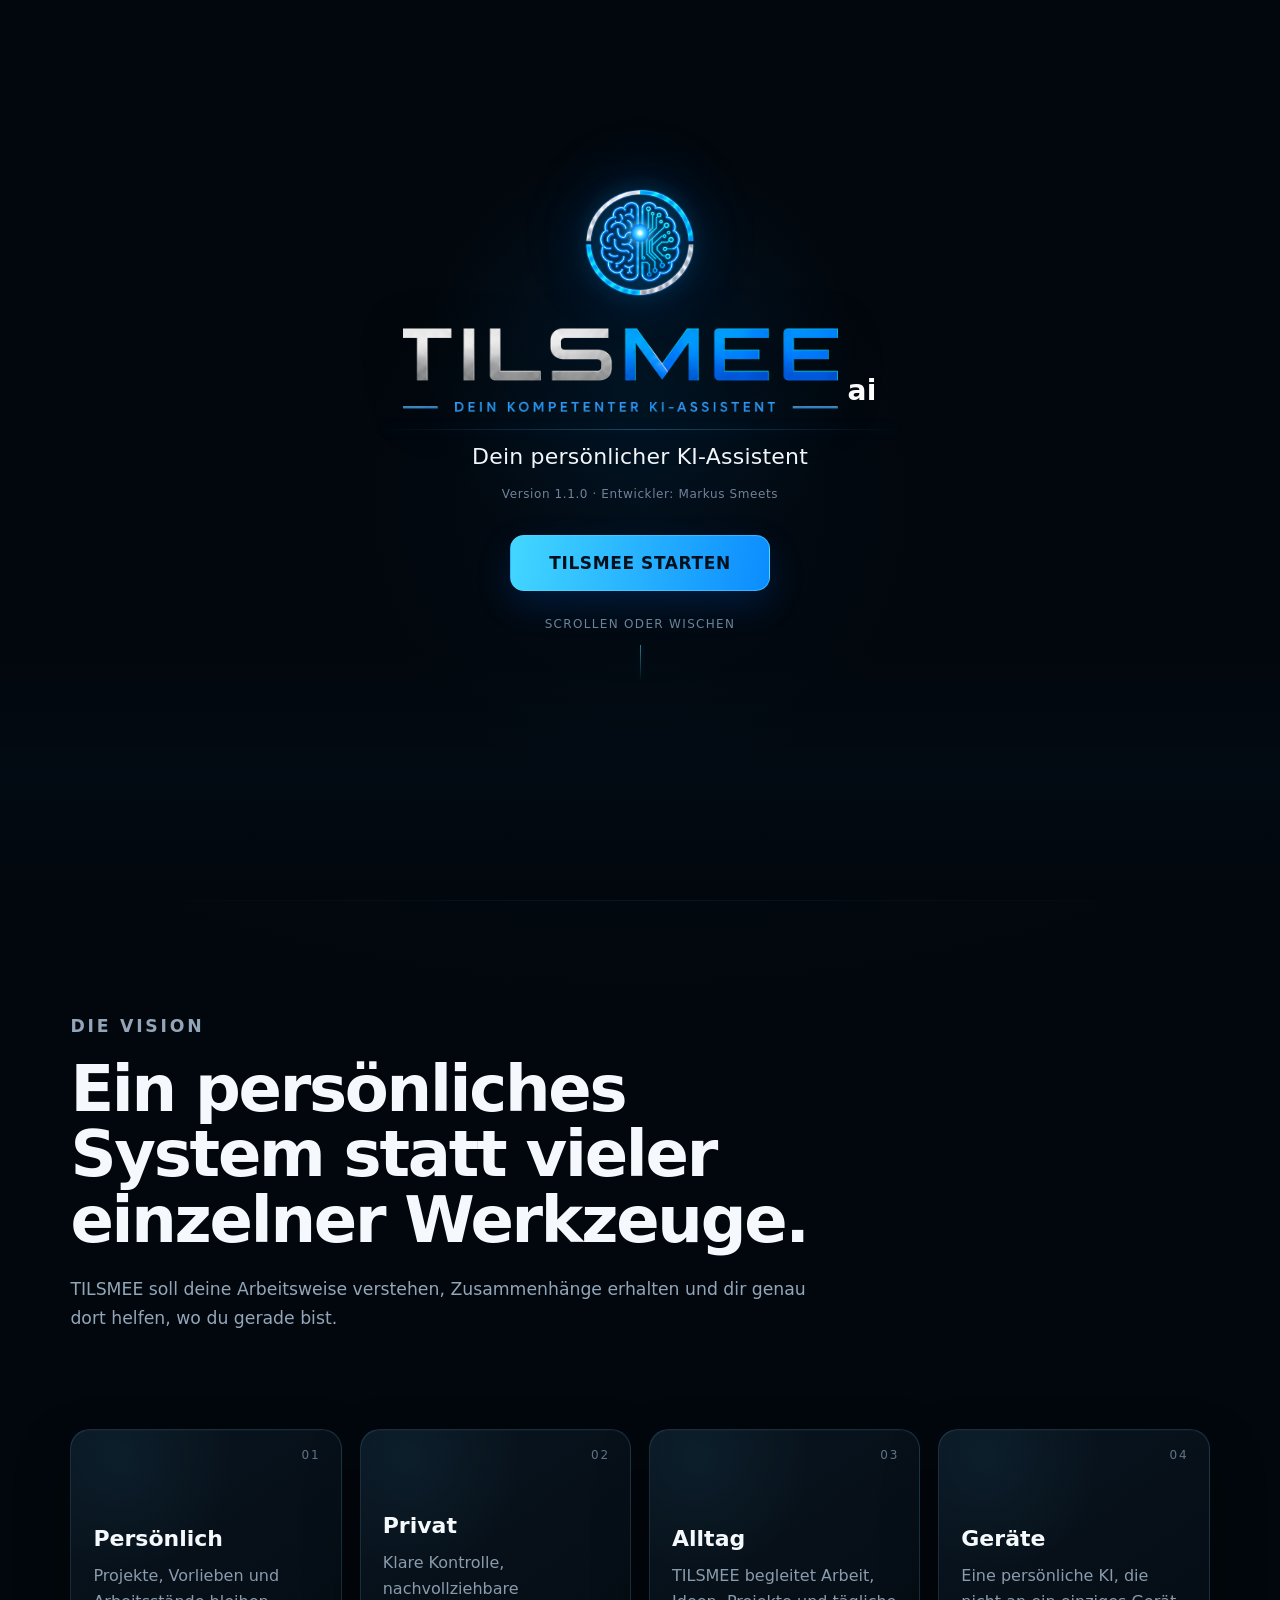
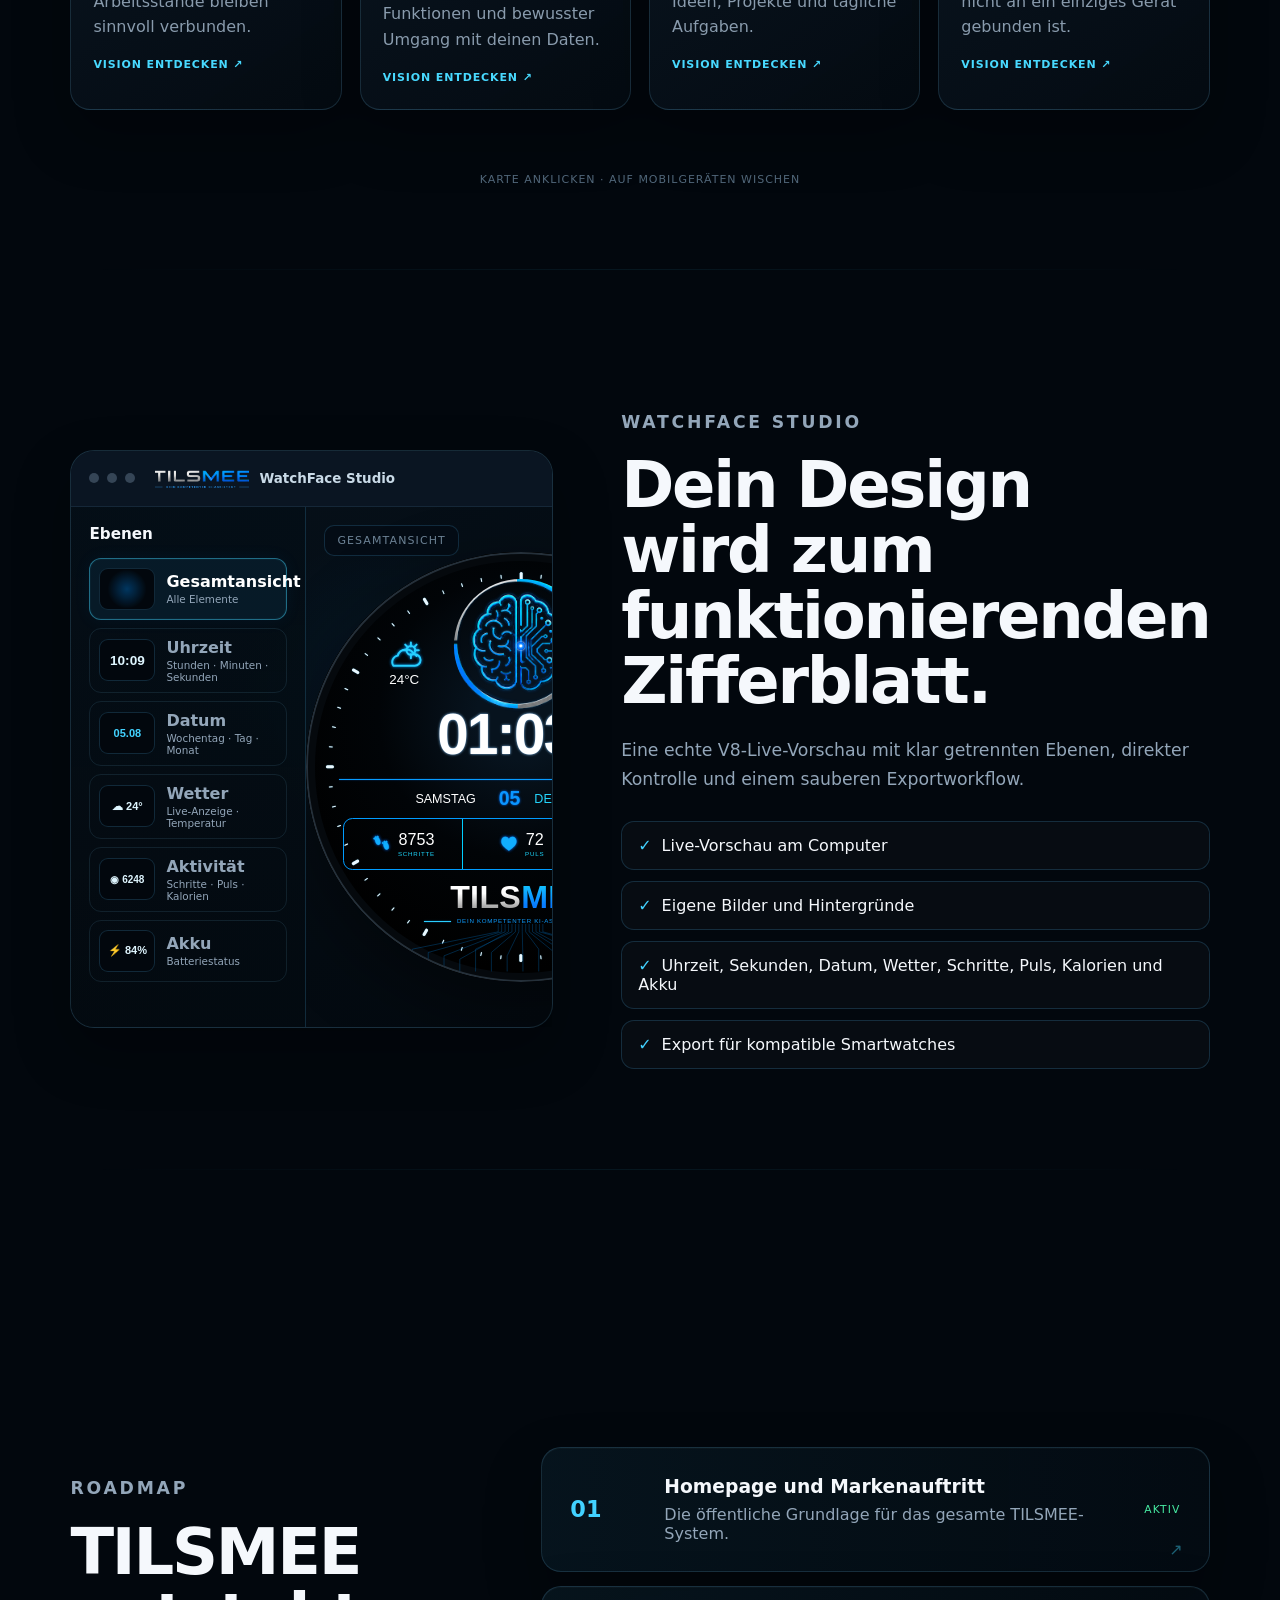
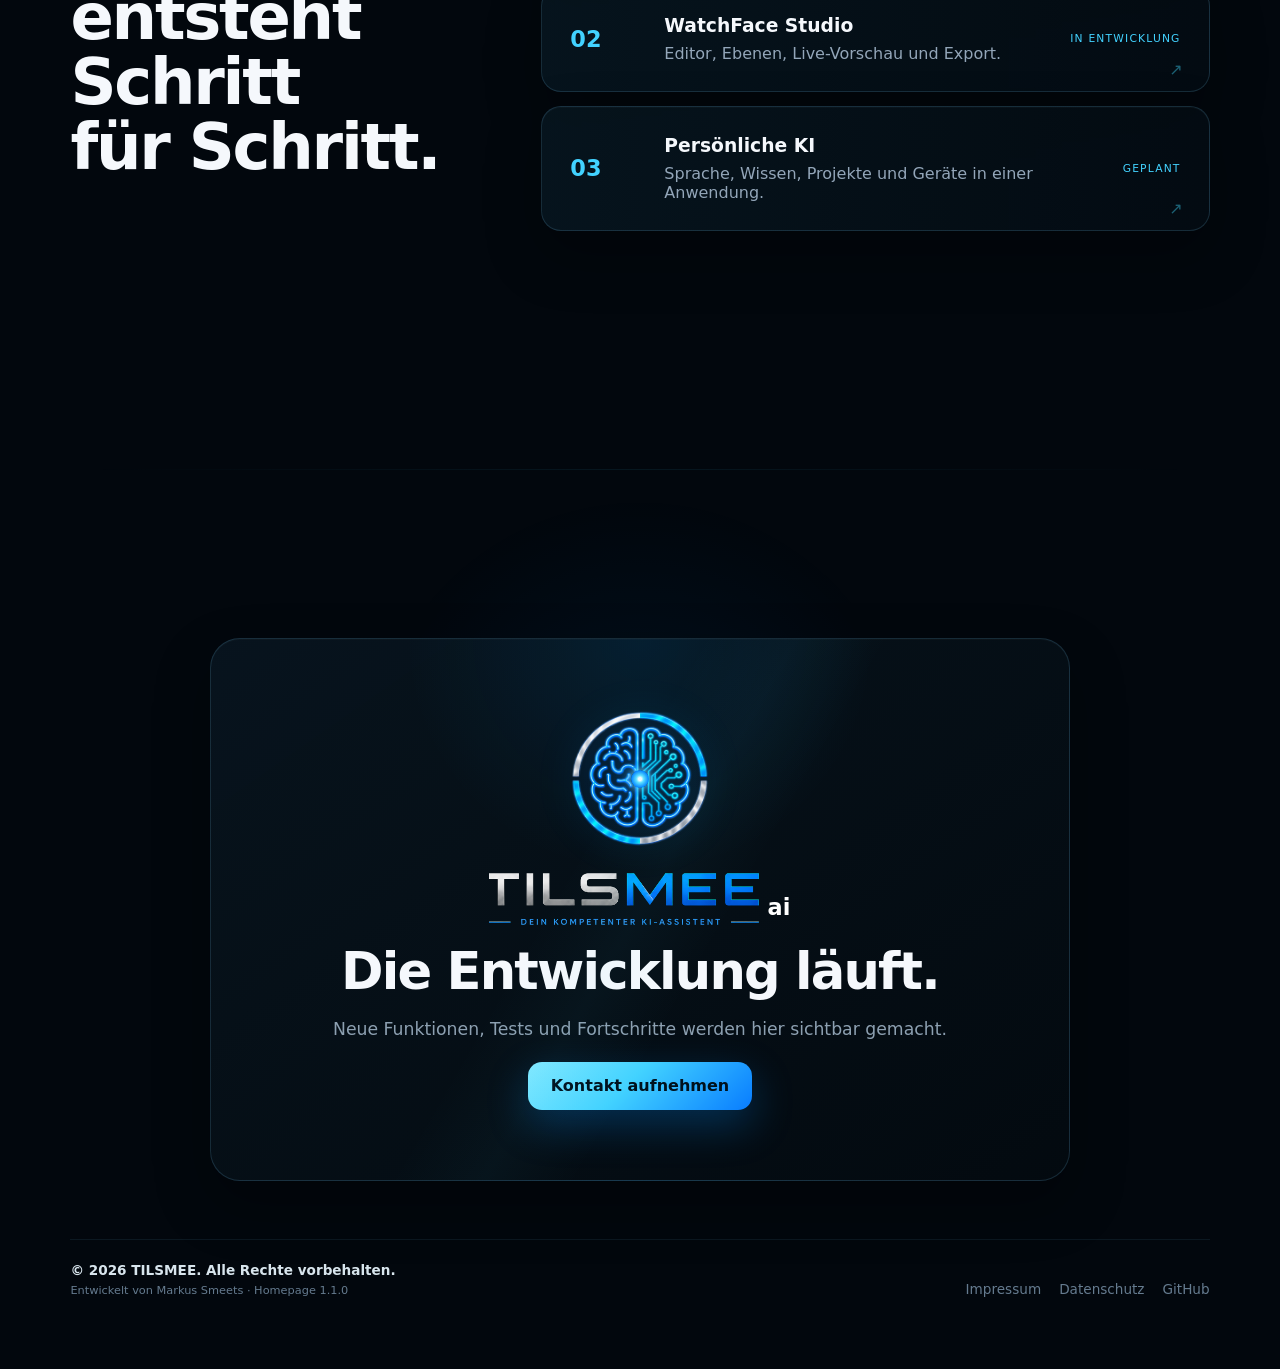
<file: index.html>
<!doctype html>
<html lang="de">
<head>
  <meta charset="utf-8">
  <meta name="viewport" content="width=device-width, initial-scale=1">
  <meta name="theme-color" content="#03070c">
  <meta name="description" content="TILSMEE ai – dein persönlicher KI-Assistent auf jedem Gerät.">
  <title>TILSMEE ai | Dein persönlicher KI-Assistent</title>
  <link rel="icon" type="image/png" sizes="32x32" href="brain-master.png">
  <link rel="shortcut icon" href="brain-master.png">
  <link rel="icon" href="brain-master.png">
  <link rel="stylesheet" href="style.css">
</head>
<body>
  <div class="loader" id="loader">
    <div class="loader-mark">
      <img src="brain-master.png" alt="TILSMEE Gehirn">
      <span class="core-dot"></span>
    </div>

    <div class="loader-name">
      <img src="tilsmee-wordmark.png" alt="TILSMEE">
      <span class="ai">ai</span>
    </div>

    <p class="loader-subtitle">Dein persönlicher KI-Assistent</p>
    <p class="loader-version">Version 1.1.0 · Entwickler: Markus Smeets</p>

    <button class="loader-button" id="startButton" type="button">
      TILSMEE STARTEN
    </button>

    <p class="loader-hint">Scrollen oder wischen</p>
  </div>

  <header class="header">
    <a class="brand" href="#start" aria-label="TILSMEE Startseite">
      <span class="brand-symbol">
        <img src="brain-master.png" alt="">
        <span class="core-dot core-dot-small"></span>
      </span>
      <span class="brand-lockup">
        <img src="tilsmee-wordmark.png" alt="TILSMEE">
        <span class="ai">ai</span>
      </span>
    </a>

    <nav aria-label="Hauptnavigation">
      <a href="#start">Start</a>
      <a href="#vision">TILSMEE</a>
      <a href="#studio">WatchFace Studio</a>
      <a href="#roadmap">Roadmap</a>
    </nav>

    <a class="header-contact" href="#kontakt">Kontakt</a>
  </header>

  <main>
    <section class="panel hero" id="start">
      <div class="grid-glow grid-glow-left"></div>
      <div class="grid-glow grid-glow-right"></div>

      <div class="hero-copy reveal">
        <p class="eyebrow">PERSÖNLICHE KI · SOFTWARE · SMARTWATCH</p>

        <div class="hero-lockup">
          <img src="tilsmee-wordmark.png" alt="TILSMEE">
          <span class="ai">ai</span>
        </div>

        <h1>Dein persönlicher KI-Assistent.<br>Auf jedem Gerät.</h1>

        <p class="lead">
          TILSMEE verbindet Projekte, Wissen und Geräte zu einem persönlichen System,
          das dich im Alltag zuverlässig begleitet.
        </p>

        <div class="actions">
          <a class="button button-primary" href="#studio">WatchFace Studio ansehen</a>
          <button class="button button-secondary" id="weatherButton" type="button">Wetter aktualisieren</button>
        </div>

        <p class="status-line" id="weatherStatus">Wetter wird geladen …</p>
      </div>

      <!-- MASTER 1.1.0 FINAL-CLEAN: V8 Watchface modular eingebunden -->
      <div class="watch-area reveal">
        <div class="smartwatch-hardware" aria-label="TILSMEE Smartwatch">
          <span class="watch-lug watch-lug-top-left" aria-hidden="true"></span>
          <span class="watch-lug watch-lug-top-right" aria-hidden="true"></span>
          <span class="watch-lug watch-lug-bottom-left" aria-hidden="true"></span>
          <span class="watch-lug watch-lug-bottom-right" aria-hidden="true"></span>

          <span class="watch-side-button" aria-hidden="true">
            <span class="watch-side-button-detail"></span>
          </span>

          <div class="watch-case">
            <span class="watch-case-highlight" aria-hidden="true"></span>
            <div class="watchframe-module">
          <iframe
            id="tilsmeeWatchframe"
            class="watchframe-iframe"
            src="watchface/index.html"
            title="TILSMEE V8 Watchface"
            loading="eager"
            scrolling="no">
          </iframe>
        </div>
          </div>
        </div>

        <div class="watch-assistant" id="watchAssistant" aria-live="polite">
          <span class="watch-assistant-dot"></span>
          <span>Wie kann ich dir helfen?</span>
        </div>
        <p class="watch-hint">Klicke auf das Gehirn</p>
      </div>

      <a class="scroll-next" href="#vision">WEITER<span></span></a>
    </section>

    <section class="panel vision vision-v110" id="vision">
      <div class="section-head reveal">
        <p class="eyebrow">DIE VISION</p>
        <h2>Ein persönliches System statt vieler einzelner Werkzeuge.</h2>
        <p>TILSMEE soll deine Arbeitsweise verstehen, Zusammenhänge erhalten und dir genau dort helfen, wo du gerade bist.</p>
      </div>

      <div class="vision-deck" id="visionDeck">
        <button class="vision-card-v110 reveal" data-vision="0" type="button"><span>01</span><h3>Persönlich</h3><p>Projekte, Vorlieben und Arbeitsstände bleiben sinnvoll verbunden.</p><b>VISION ENTDECKEN ↗</b></button>
        <button class="vision-card-v110 reveal" data-vision="1" type="button"><span>02</span><h3>Privat</h3><p>Klare Kontrolle, nachvollziehbare Funktionen und bewusster Umgang mit deinen Daten.</p><b>VISION ENTDECKEN ↗</b></button>
        <button class="vision-card-v110 reveal" data-vision="2" type="button"><span>03</span><h3>Alltag</h3><p>TILSMEE begleitet Arbeit, Ideen, Projekte und tägliche Aufgaben.</p><b>VISION ENTDECKEN ↗</b></button>
        <button class="vision-card-v110 reveal" data-vision="3" type="button"><span>04</span><h3>Geräte</h3><p>Eine persönliche KI, die nicht an ein einziges Gerät gebunden ist.</p><b>VISION ENTDECKEN ↗</b></button>
      </div>

      <div class="vision-focus" id="visionFocus" aria-hidden="true">
        <button class="vision-x" id="visionX" type="button" aria-label="Schließen">×</button>
        <button class="vision-arrow" id="visionPrev" type="button" aria-label="Zurück">‹</button>
        <div class="vision-focus-content">
          <small id="visionCount">01 / 04</small><em id="visionKicker">PERSÖNLICH</em>
          <h3 id="visionTitle"></h3><p id="visionText"></p><div class="vision-demo-v110" id="visionDemo"></div>
        </div>
        <button class="vision-arrow" id="visionNext" type="button" aria-label="Weiter">›</button>
        <div class="device-concept-panel" id="deviceConceptPanel" aria-hidden="true">
          <button class="device-concept-close" id="deviceConceptClose" type="button" aria-label="Smartphone-Demo schließen">×</button>

          <div class="device-concept-copy">
            <span class="device-concept-label">ZUKUNFTSVISION · KONZEPT</span>
            <h4>TILSMEE auf deinem Smartphone.</h4>
            <p>Dein persönlicher Begleiter für unterwegs. Projekte, Wissen und Geräte bleiben mit dir verbunden.</p>
          </div>

          <div class="phone-concept" aria-label="TILSMEE Smartphone Zukunftskonzept">
            <div class="phone-shell">
              <div class="phone-speaker"></div>
              <div class="phone-camera"></div>

              <div class="phone-screen">
                <div class="phone-status">
                  <span>09:41</span>
                  <span class="phone-status-right">● 5G ▰</span>
                </div>

                <div class="phone-tilsmee-head">
                  <img src="brain-master.png" alt="TILSMEE">
                  <div>
                    <strong>TILSMEE</strong>
                    <small>Persönlicher KI-Assistent</small>
                  </div>
                  <span class="phone-ready-dot" aria-hidden="true"></span>
                </div>

                <div class="phone-greeting">
                  <span>Guten Abend.</span>
                  <h5>Wie kann ich dir helfen?</h5>
                </div>

                <div class="phone-action-grid">
                  <div class="phone-action">
                    <span class="phone-action-icon">▦</span>
                    <strong>Projekte</strong>
                    <small>Weiterarbeiten</small>
                  </div>
                  <div class="phone-action">
                    <span class="phone-action-icon">◎</span>
                    <strong>Wissen</strong>
                    <small>Alles verbunden</small>
                  </div>
                  <div class="phone-action">
                    <span class="phone-action-icon">⌁</span>
                    <strong>Geräte</strong>
                    <small>Überall dabei</small>
                  </div>
                </div>

                <div class="phone-context-card">
                  <span class="phone-context-kicker">WEITERMACHEN</span>
                  <strong>TILSMEE Homepage 1.1.0</strong>
                  <small>Letzter Stand wurde gespeichert.</small>
                </div>

                <div class="phone-input">
                  <span>Nachricht an TILSMEE …</span>
                  <span class="phone-mic">◉</span>
                </div>
              </div>
            </div>
          </div>
        </div>

        <div class="watch-concept-panel" id="watchConceptPanel" aria-hidden="true">
          <button class="watch-concept-close" id="watchConceptClose" type="button" aria-label="Smartwatch-Demo schließen">×</button>
          <div class="watch-concept-copy">
            <span class="device-concept-label">ZUKUNFTSVISION · KONZEPT</span>
            <h4>TILSMEE an deinem Handgelenk.</h4>
            <p>Dein persönlicher Begleiter direkt an deiner Smartwatch. Zeit, Informationen und der direkte Zugang zu TILSMEE bleiben immer griffbereit.</p>
          </div>
          <div class="watch-concept-visual" id="watchConceptVisual" role="button" tabindex="0" aria-label="Smartwatch vergrößern">
            <div class="smartwatch-hardware concept-watch" aria-label="TILSMEE Smartwatch Zukunftskonzept">
              <span class="watch-lug watch-lug-top-left" aria-hidden="true"></span><span class="watch-lug watch-lug-top-right" aria-hidden="true"></span>
              <span class="watch-lug watch-lug-bottom-left" aria-hidden="true"></span><span class="watch-lug watch-lug-bottom-right" aria-hidden="true"></span>
              <span class="watch-side-button" aria-hidden="true"><span class="watch-side-button-detail"></span></span>
              <div class="watch-case"><span class="watch-case-highlight" aria-hidden="true"></span>
                <div class="watchframe-module"><iframe class="watchframe-iframe" src="watchface/index.html" title="TILSMEE Smartwatch Zukunftsvision" loading="eager" scrolling="no"></iframe></div>
              </div>
            </div>
          </div>
        </div>

        <div class="pc-concept-panel" id="pcConceptPanel" aria-hidden="true">
          <button class="pc-concept-close" id="pcConceptClose" type="button" aria-label="PC-Demo schließen">×</button>
          <div class="pc-concept-copy">
            <span class="device-concept-label">ZUKUNFTSVISION · KONZEPT</span>
            <h4>Dein persönlicher Arbeitsraum.</h4>
            <p>TILSMEE auf dem PC verbindet Projekte, Wissen, Aufgaben und deine Geräte in einer gemeinsamen persönlichen Arbeitsoberfläche.</p>
          </div>
          <div class="pc-concept-visual" id="pcConceptVisual" role="button" tabindex="0" aria-label="PC-Demo vergrößern">
            <div class="pc-device">
              <div class="pc-monitor">
                <div class="pc-screen">
                  <div class="pc-topbar">
                    <div class="pc-brand"><img src="brain-master.png" alt=""><span>TILSMEE</span></div>
                    <span class="pc-ready"><i></i> BEREIT</span>
                  </div>
                  <div class="pc-layout">
                    <aside class="pc-sidebar">
                      <b>ARBEITSRAUM</b>
                      <span class="active">⌂ Übersicht</span>
                      <span>▦ Projekte</span>
                      <span>◎ Wissen</span>
                      <span>✓ Aufgaben</span>
                      <span>⌁ Geräte</span>
                    </aside>
                    <main class="pc-main">
                      <small>GUTEN MORGEN</small>
                      <h5>Wie kann ich dir helfen?</h5>
                      <div class="pc-cards">
                        <div><em>AKTUELLES PROJEKT</em><strong>TILSMEE Homepage</strong><span>Vision · Geräte · PC</span></div>
                        <div><em>NÄCHSTER SCHRITT</em><strong>Weiterarbeiten</strong><span>Dein Stand ist bereit.</span></div>
                      </div>
                      <div class="pc-work">
                        <div class="pc-work-head"><strong>Deine Bereiche</strong><span>Alles verbunden</span></div>
                        <div class="pc-work-grid">
                          <span><b>12</b> Projekte</span>
                          <span><b>∞</b> Wissen</span>
                          <span><b>04</b> Geräte</span>
                        </div>
                      </div>
                      <div class="pc-input"><span>Nachricht an TILSMEE …</span><b>◉</b></div>
                    </main>
                  </div>
                </div>
              </div>
              <div class="pc-neck"></div>
              <div class="pc-base"></div>
            </div>
          </div>
        </div>

        <div class="auto-concept-panel" id="autoConceptPanel" aria-hidden="true">
          <button class="auto-concept-close" id="autoConceptClose" type="button" aria-label="Auto-Infotainment-Demo schließen">×</button>

          <div class="auto-concept-copy">
            <span class="device-concept-label">ZUKUNFTSVISION · KONZEPT</span>
            <h4>TILSMEE begleitet dich auch im Auto.</h4>
            <p>Eine persönliche KI im Fahrzeug: Navigation, Musik, Telefon und Assistenz direkt im Infotainment-System.</p>
          </div>

          <div class="cockpit-concept" aria-label="TILSMEE Auto-Cockpit Zukunftskonzept">
            <div class="dashboard-shell">
              <div class="dashboard-top">
                <div class="driver-cluster">
                  <div class="cluster-arc"></div>
                  <div class="cluster-speed">82</div>
                  <div class="cluster-unit">km/h</div>
                  <div class="cluster-small">D · 12°C</div>
                </div>

                <div class="infotainment-frame" id="infotainmentFrame" role="button" tabindex="0" aria-label="Auto-Infotainment vergrößern">
                  <div class="infotainment-screen">
                    <div class="car-topbar">
                      <div class="car-brand">
                        <img src="brain-master.png" alt="TILSMEE">
                        <div>
                          <strong>TILSMEE</strong>
                          <small>Auto-Infotainment</small>
                        </div>
                      </div>
                      <div class="car-clock">10:09</div>
                    </div>

                    <div class="car-main">
                      <div class="car-assistant">
                        <span class="car-kicker">GUTEN MORGEN</span>
                        <h5>Wohin darf ich dich begleiten?</h5>
                        <p>TILSMEE ist bereit.</p>
                      </div>

                      <div class="car-grid">
                        <div class="car-card"><span class="car-icon">⌖</span><strong>Navigation</strong><small>Ziel wählen</small></div>
                        <div class="car-card"><span class="car-icon">♫</span><strong>Musik</strong><small>Wiedergabe</small></div>
                        <div class="car-card"><span class="car-icon">◔</span><strong>Telefon</strong><small>Verbunden</small></div>
                        <div class="car-card"><span class="car-icon">◎</span><strong>TILSMEE</strong><small>Persönliche Assistenz</small></div>
                      </div>

                      <div class="car-detail-grid">
                        <section class="car-detail car-nav-detail" aria-label="Navigation Vorschau">
                          <div class="nav-map">
                            <span class="nav-road nav-road-a"></span>
                            <span class="nav-road nav-road-b"></span>
                            <span class="nav-road nav-road-c"></span>
                            <span class="nav-route nav-route-a"></span>
                            <span class="nav-route nav-route-b"></span>
                            <span class="nav-position">➤</span>
                          </div>
                          <div class="nav-info">
                            <strong>Geldern Zentrum</strong>
                            <span>12 Min · 6,8 km</span>
                          </div>
                        </section>

                        <section class="car-detail car-music-detail" aria-label="Aktuell gespielte Musik">
                          <span class="music-kicker">JETZT LÄUFT</span>
                          <strong>Me, Myself and I</strong>
                          <span class="music-artist">Blackmagic Smeety</span>
                          <div class="music-progress" data-music-progress><i></i></div>
                          <div class="music-controls">
                            <span data-music-current>0:00</span>
                            <button class="music-play-toggle" type="button" aria-label="Me, Myself and I abspielen">▶</button>
                            <span data-music-duration>4:36</span>
                          </div>
                          <audio id="visionMusicPlayer" preload="metadata" src="music/me-myself-and-i.mp3"></audio>
                        </section>

                        <section class="car-detail car-phone-detail" aria-label="Telefon Status">
                          <div class="phone-status-dot"></div>
                          <strong>Telefon verbunden</strong>
                          <span>Samsung S25</span>
                        </section>

                        <section class="car-detail car-calendar-detail" aria-label="Heutige Termine">
                          <div class="calendar-head">
                            <span>HEUTE</span>
                            <strong>22 AUG</strong>
                          </div>
                          <div class="calendar-item"><time>10:30</time><span>Termin</span></div>
                          <div class="calendar-item"><time>14:00</time><span>Projekt TILSMEE</span></div>
                          <div class="calendar-item"><time>18:00</time><span>Erinnerung</span></div>
                        </section>
                      </div>

                      <div class="car-bottomline">
                        <span>Innenraum 21°C</span>
                        <span class="car-ready"><i></i> TILSMEE BEREIT</span>
                      </div>
                    </div>
                  </div>
                </div>

                <div class="passenger-trim"></div>
              </div>

              <div class="dashboard-lower">
                <div class="steering-wheel"><div class="steering-center"></div></div>
                <div class="console-strip"><span></span><span></span><span></span></div>
              </div>
            </div>
          </div>
        </div>

      </div>
      <p class="vision-hint-v110">Karte anklicken · auf Mobilgeräten wischen</p>
    </section>

    <section class="panel studio" id="studio">
      <div class="studio-window reveal">
        <div class="window-bar">
          <span></span><span></span><span></span>
          <div class="window-title">
            <img src="tilsmee-wordmark.png" alt="TILSMEE">
            <b>WatchFace Studio</b>
          </div>
        </div>

        <div class="studio-body">
          <aside class="layers">
            <h3>Ebenen</h3>
            <button class="layer active" data-layer="all">
              <span class="layer-preview preview-bg"></span>
              <span><b>Gesamtansicht</b><small>Alle Elemente</small></span>
            </button>
            <button class="layer" data-layer="time">
              <span class="layer-preview preview-time">10:09</span>
              <span><b>Uhrzeit</b><small>Stunden · Minuten · Sekunden</small></span>
            </button>
            <button class="layer" data-layer="date">
              <span class="layer-preview preview-date">05.08</span>
              <span><b>Datum</b><small>Wochentag · Tag · Monat</small></span>
            </button>
            <button class="layer" data-layer="weather">
              <span class="layer-preview preview-weather">☁ 24°</span>
              <span><b>Wetter</b><small>Live-Anzeige · Temperatur</small></span>
            </button>
            <button class="layer" data-layer="metrics">
              <span class="layer-preview preview-steps">◉ 6248</span>
              <span><b>Aktivität</b><small>Schritte · Puls · Kalorien</small></span>
            </button>
            <button class="layer" data-layer="battery">
              <span class="layer-preview preview-battery">⚡ 84%</span>
              <span><b>Akku</b><small>Batteriestatus</small></span>
            </button>
          </aside>

          <div class="editor-stage">
            <div class="stage-label" id="stageLabel">Gesamtansicht</div>
            <div class="editor-watch-v8" id="editorWatch" data-active="all">
              <iframe
                class="studio-watchframe-iframe"
                id="studioWatchframe"
                src="watchface/index.html"
                title="TILSMEE V8 WatchFace Studio Vorschau"
                loading="eager"
                scrolling="no"></iframe>
              <div class="studio-watch-overlay" id="studioWatchOverlay" aria-hidden="true"></div>
            </div>
          </div>
        </div>
      </div>
      </div>

      <div class="studio-copy reveal">
        <p class="eyebrow">WATCHFACE STUDIO</p>
        <h2>Dein Design wird zum funktionierenden Zifferblatt.</h2>
        <p>
          Eine echte V8-Live-Vorschau mit klar getrennten Ebenen, direkter Kontrolle
          und einem sauberen Exportworkflow.
        </p>
        <ul>
          <li>Live-Vorschau am Computer</li>
          <li>Eigene Bilder und Hintergründe</li>
          <li>Uhrzeit, Sekunden, Datum, Wetter, Schritte, Puls, Kalorien und Akku</li>
          <li>Export für kompatible Smartwatches</li>
        </ul>
      </div>
    </section>

    <section class="panel roadmap" id="roadmap">
      <div class="section-head reveal">
        <p class="eyebrow">ROADMAP</p>
        <h2>TILSMEE entsteht Schritt für Schritt.</h2>
      </div>

      <div class="timeline">
        <button class="timeline-row timeline-action reveal" type="button" data-roadmap="homepage" aria-label="Homepage und Markenauftritt öffnen">
          <span>01</span>
          <div><h3>Homepage und Markenauftritt</h3><p>Die öffentliche Grundlage für das gesamte TILSMEE-System.</p></div>
          <small class="state-active">AKTIV</small>
          <i class="timeline-open" aria-hidden="true">↗</i>
        </button>
        <button class="timeline-row timeline-action reveal" type="button" data-roadmap="studio" aria-label="Zum WatchFace Studio">
          <span>02</span>
          <div><h3>WatchFace Studio</h3><p>Editor, Ebenen, Live-Vorschau und Export.</p></div>
          <small>IN ENTWICKLUNG</small>
          <i class="timeline-open" aria-hidden="true">↗</i>
        </button>
        <button class="timeline-row timeline-action reveal" type="button" data-roadmap="ai" aria-label="Persönliche KI Zukunftsvision öffnen">
          <span>03</span>
          <div><h3>Persönliche KI</h3><p>Sprache, Wissen, Projekte und Geräte in einer Anwendung.</p></div>
          <small>GEPLANT</small>
          <i class="timeline-open" aria-hidden="true">↗</i>
        </button>
      </div>

      <div class="roadmap-modal" id="roadmapModal" aria-hidden="true">
        <button class="roadmap-modal-close" id="roadmapModalClose" type="button" aria-label="Roadmap-Ansicht schließen">×</button>
        <div class="roadmap-modal-inner" id="roadmapModalInner"></div>
      </div>
    </section>

    <section class="panel contact" id="kontakt">
      <div class="contact-box reveal">
        <div class="contact-symbol">
          <img src="brain-master.png" alt="">
          <span class="core-dot"></span>
        </div>

        <div class="contact-lockup">
          <img src="tilsmee-wordmark.png" alt="TILSMEE">
          <span class="ai">ai</span>
        </div>

        <h2>Die Entwicklung läuft.</h2>
        <p>Neue Funktionen, Tests und Fortschritte werden hier sichtbar gemacht.</p>
        <a class="button button-primary" href="mailto:kontakt@tilsmee.de">Kontakt aufnehmen</a>
      </div>

      <footer>
        <div>
          <strong>© 2026 TILSMEE. Alle Rechte vorbehalten.</strong>
          <small>Entwickelt von Markus Smeets · Homepage 1.1.0</small>
        </div>
        <nav>
          <a href="impressum.html">Impressum</a>
          <a href="datenschutz.html">Datenschutz</a>
          <a href="https://github.com/">GitHub</a>
        </nav>
      </footer>
    </section>
  </main>

  <div class="phone-zoom-backdrop" id="phoneZoomBackdrop" aria-hidden="true">
    <button class="phone-zoom-close" id="phoneZoomClose" type="button" aria-label="Smartphone-Detailansicht schließen">×</button>
    <div class="phone-zoom-stage" id="phoneZoomStage" role="dialog" aria-modal="true" aria-label="TILSMEE Smartphone Detailansicht">
      <div class="phone-zoom-label">ZUKUNFTSVISION · DETAILANSICHT</div>
      <div id="phoneZoomMount"></div>
    </div>
  </div>

  <div class="watch-zoom-backdrop" id="watchZoomBackdrop" aria-hidden="true">
    <button class="phone-zoom-close" id="watchZoomClose" type="button" aria-label="Smartwatch-Detailansicht schließen">×</button>
    <div class="watch-zoom-stage" role="dialog" aria-modal="true" aria-label="TILSMEE Smartwatch Detailansicht">
      <div class="phone-zoom-label">ZUKUNFTSVISION · DETAILANSICHT</div>
      <div id="watchZoomMount"></div>
    </div>
  </div>


  <div class="pc-zoom-backdrop" id="pcZoomBackdrop" aria-hidden="true">
    <button class="pc-zoom-close" id="pcZoomClose" type="button" aria-label="PC-Detailansicht schließen">×</button>
    <div class="pc-zoom-stage" role="dialog" aria-modal="true" aria-label="TILSMEE PC Detailansicht">
      <div class="pc-zoom-label">ZUKUNFTSVISION · DETAILANSICHT</div>
      <div id="pcZoomMount"></div>
    </div>
  </div>


  <div class="auto-zoom-backdrop" id="autoZoomBackdrop" aria-hidden="true">
    <button class="auto-zoom-close" id="autoZoomClose" type="button" aria-label="Infotainment-Detailansicht schließen">×</button>
    <div class="auto-zoom-stage" role="dialog" aria-modal="true" aria-label="TILSMEE Auto-Infotainment Detailansicht">
      <div class="auto-zoom-label">ZUKUNFTSVISION · INFOTAINMENT-FOKUS</div>
      <div id="autoZoomMount"></div>
    </div>
  </div>

  <script src="script.js"></script></body>
</html>
</file>
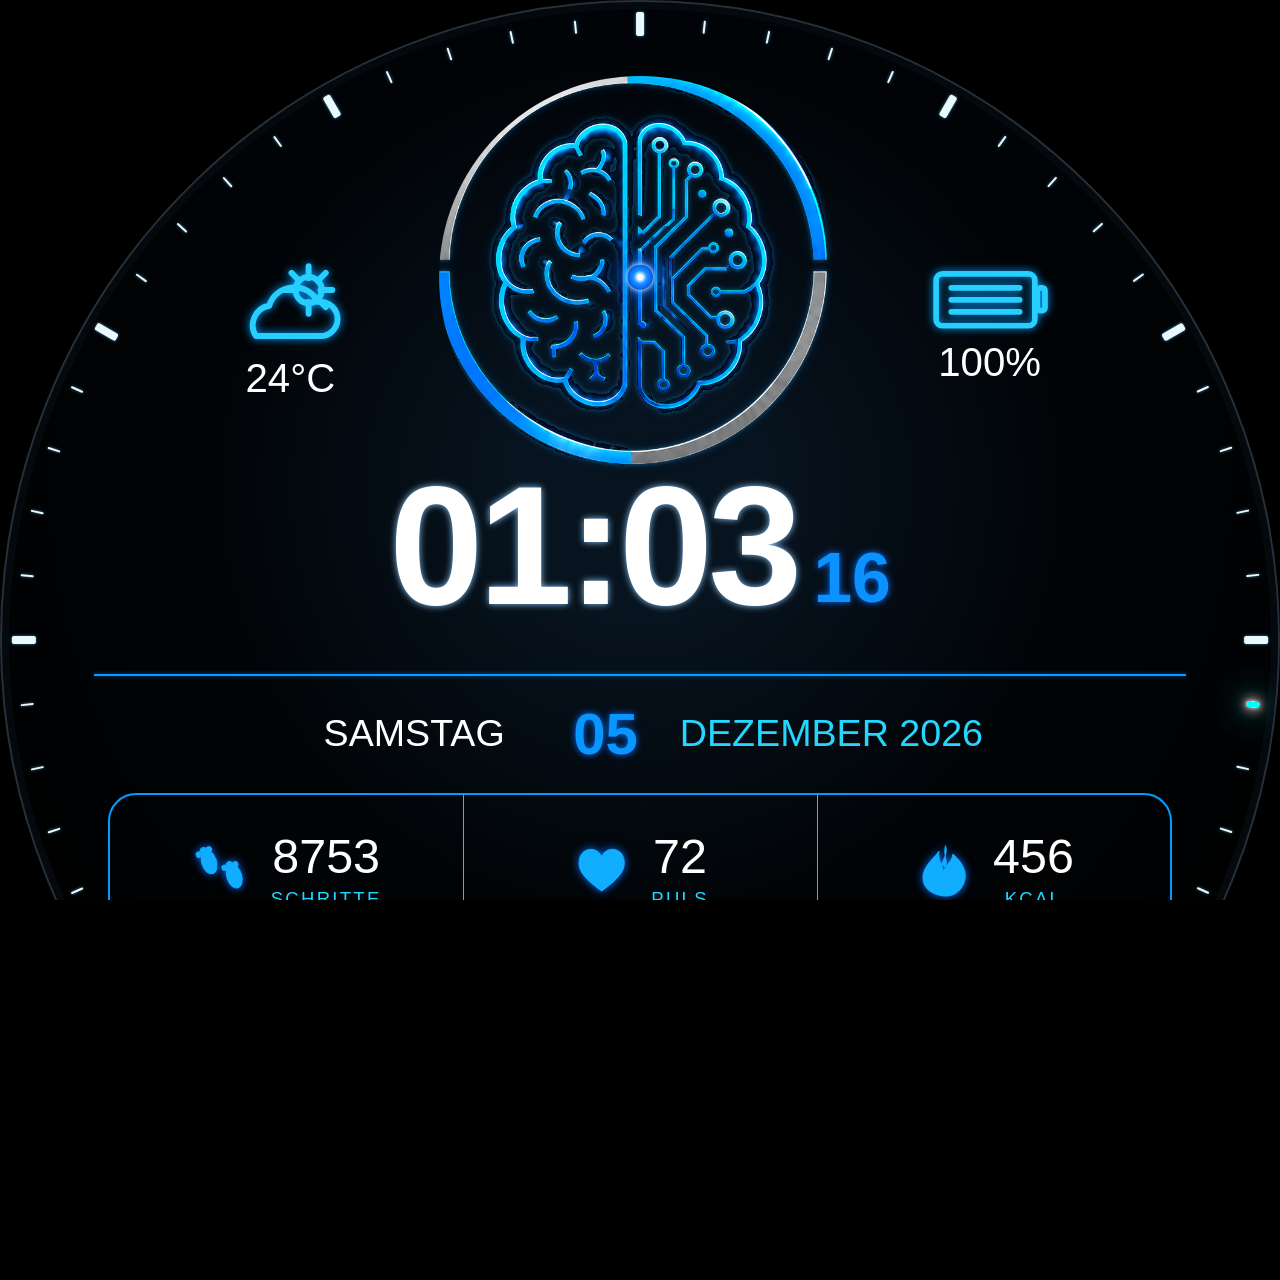
<file: watchface/index.html>
<!doctype html>
<html lang="de">
<head>
  <meta charset="utf-8">
  <meta name="viewport" content="width=device-width,initial-scale=1">
  <title>TILSMEE V8 Watchface · Master 1.1.0</title>
  <link rel="stylesheet" href="watchface.css">
</head>
<body>
<main class="stage">
  <section class="watch" id="watch">
    <div class="second-ring" id="secondRing" aria-hidden="true"></div>

    <div class="brain-module">
      <button class="brain-shell" id="brainButton" type="button" aria-label="TILSMEE aktivieren">
        <img class="brain-master" src="tilsmee-brain-master.png" alt="TILSMEE Gehirn">
        <span class="brain-core-pulse" aria-hidden="true"></span>
      </button>
    </div>

    
    <div class="brain-message" id="brainMessage" aria-live="polite">
      Wie kann ich dir helfen?
    </div>

    <div class="weather top-info">
      <svg viewBox="0 0 90 65" aria-hidden="true">
        <circle class="sun" cx="59" cy="19" r="10"/>
        <path class="ray" d="M59 1v9M59 28v9M41 19h9M68 19h9M46 6l6 6M66 26l6 6M72 6l-6 6"/>
        <path class="cloud" d="M19 54h49a13 13 0 0 0 0-26h-2A20 20 0 0 0 29 31a15 15 0 0 0-10 23z"/>
      </svg>
      <span id="temperature">24°C</span>
    </div>

    <div class="battery top-info">
      <svg viewBox="0 0 100 55" aria-hidden="true">
        <rect x="8" y="7" width="78" height="41" rx="5"/>
        <rect x="88" y="18" width="6" height="18" rx="2"/>
        <path d="M20 18h54M20 27.5h54M20 37h54"/>
      </svg>
      <span id="batteryValue">100%</span>
    </div>

    <div class="time-row">
      <span id="time">10:09</span><span class="seconds" id="seconds">36</span>
    </div>

    <div class="divider" aria-hidden="true"></div>

    <div class="date-row">
      <span id="weekday">FREITAG</span>
      <strong id="day">15</strong>
      <span id="monthYear">MAI 2025</span>
    </div>

    <div class="metrics">
      <div class="metric">
        <svg class="metric-icon steps-icon" viewBox="0 0 64 64" aria-hidden="true">
          <g transform="rotate(-18 32 32)">
            <ellipse cx="22" cy="19" rx="8" ry="13"/><circle cx="14" cy="8" r="3"/><circle cx="20" cy="5" r="3"/><circle cx="26" cy="6" r="3"/>
            <ellipse cx="43" cy="42" rx="8" ry="13"/><circle cx="36" cy="30" r="3"/><circle cx="42" cy="28" r="3"/><circle cx="48" cy="30" r="3"/>
          </g>
        </svg>
        <div><strong id="steps">8753</strong><small>SCHRITTE</small></div>
      </div>
      <div class="metric">
        <svg class="metric-icon heart-icon" viewBox="0 0 64 64" aria-hidden="true"><path d="M32 54C11 39 6 30 8 20 10 7 27 5 32 17 37 5 54 7 56 20c2 10-3 19-24 34z"/></svg>
        <div><strong id="pulse">72</strong><small>PULS</small></div>
      </div>
      <div class="metric">
        <svg class="metric-icon fire-icon" viewBox="0 0 64 64" aria-hidden="true"><path d="M34 5c4 13-8 16-2 28 2-8 9-10 10-19 11 10 16 20 12 31-4 11-14 16-24 14C16 57 8 48 10 36c2-10 10-16 17-25-1 10 2 14 7 17 3-8-3-13 0-23z"/></svg>
        <div><strong id="kcal">456</strong><small>KCAL</small></div>
      </div>
    </div>

    <div class="brand">
      <div class="wordmark"><span class="tils">TILS</span><span class="mee">MEE</span></div>
      <div class="tagline"><i></i><span>DEIN KOMPETENTER KI-ASSISTENT</span><i></i></div>
    </div>

    <div class="circuit" aria-hidden="true">
      <svg viewBox="0 0 720 180" preserveAspectRatio="none">
        <g id="circuitLines"></g>
      </svg>
    </div>
  </section>
</main>
<script src="watchface.js"></script>
</body>
</html>
</file>
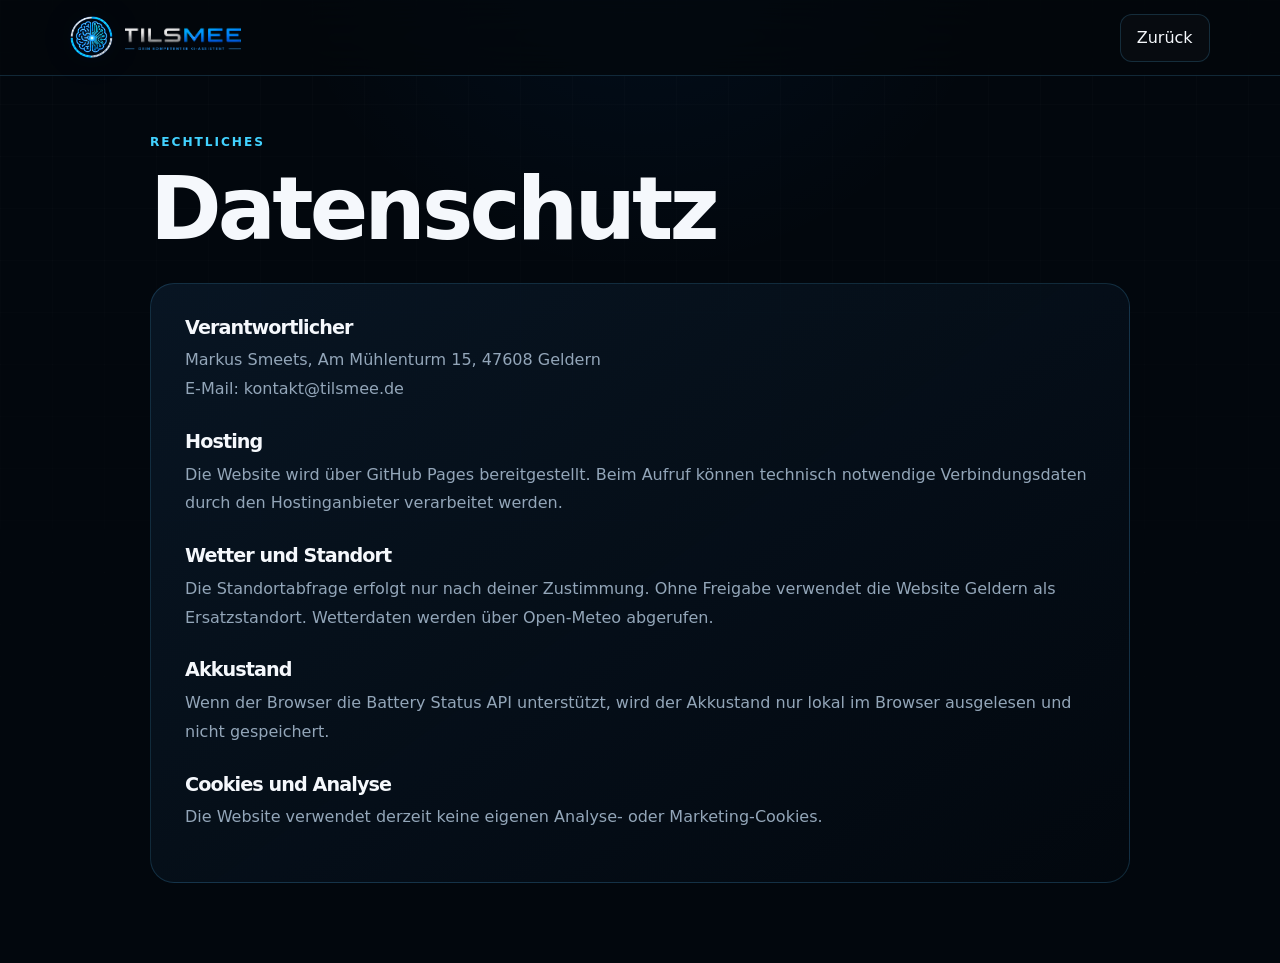
<file: datenschutz.html>
<!doctype html>
<html lang="de">
<head>
  <meta charset="utf-8">
  <meta name="viewport" content="width=device-width, initial-scale=1">
  <title>Datenschutz | TILSMEE</title>
  <link rel="stylesheet" href="style.css">
</head>
<body>
  <header class="header">
    <a class="brand" href="index.html">
      <span class="brand-symbol"><img src="brain-master.png" alt=""><span class="core-dot core-dot-small"></span></span>
      <span class="brand-lockup"><img src="tilsmee-wordmark.png" alt="TILSMEE"></span>
    </a>
    <a class="header-contact" href="index.html">Zurück</a>
  </header>
  <main class="legal">
    <p class="eyebrow">RECHTLICHES</p>
    <h1>Datenschutz</h1>
    <section>
      <h2>Verantwortlicher</h2>
      <p>Markus Smeets, Am Mühlenturm 15, 47608 Geldern<br>E-Mail: kontakt@tilsmee.de</p>
      <h2>Hosting</h2>
      <p>Die Website wird über GitHub Pages bereitgestellt. Beim Aufruf können technisch notwendige Verbindungsdaten durch den Hostinganbieter verarbeitet werden.</p>
      <h2>Wetter und Standort</h2>
      <p>Die Standortabfrage erfolgt nur nach deiner Zustimmung. Ohne Freigabe verwendet die Website Geldern als Ersatzstandort. Wetterdaten werden über Open-Meteo abgerufen.</p>
      <h2>Akkustand</h2>
      <p>Wenn der Browser die Battery Status API unterstützt, wird der Akkustand nur lokal im Browser ausgelesen und nicht gespeichert.</p>
      <h2>Cookies und Analyse</h2>
      <p>Die Website verwendet derzeit keine eigenen Analyse- oder Marketing-Cookies.</p>
    </section>
  </main>
</body>
</html>
</file>
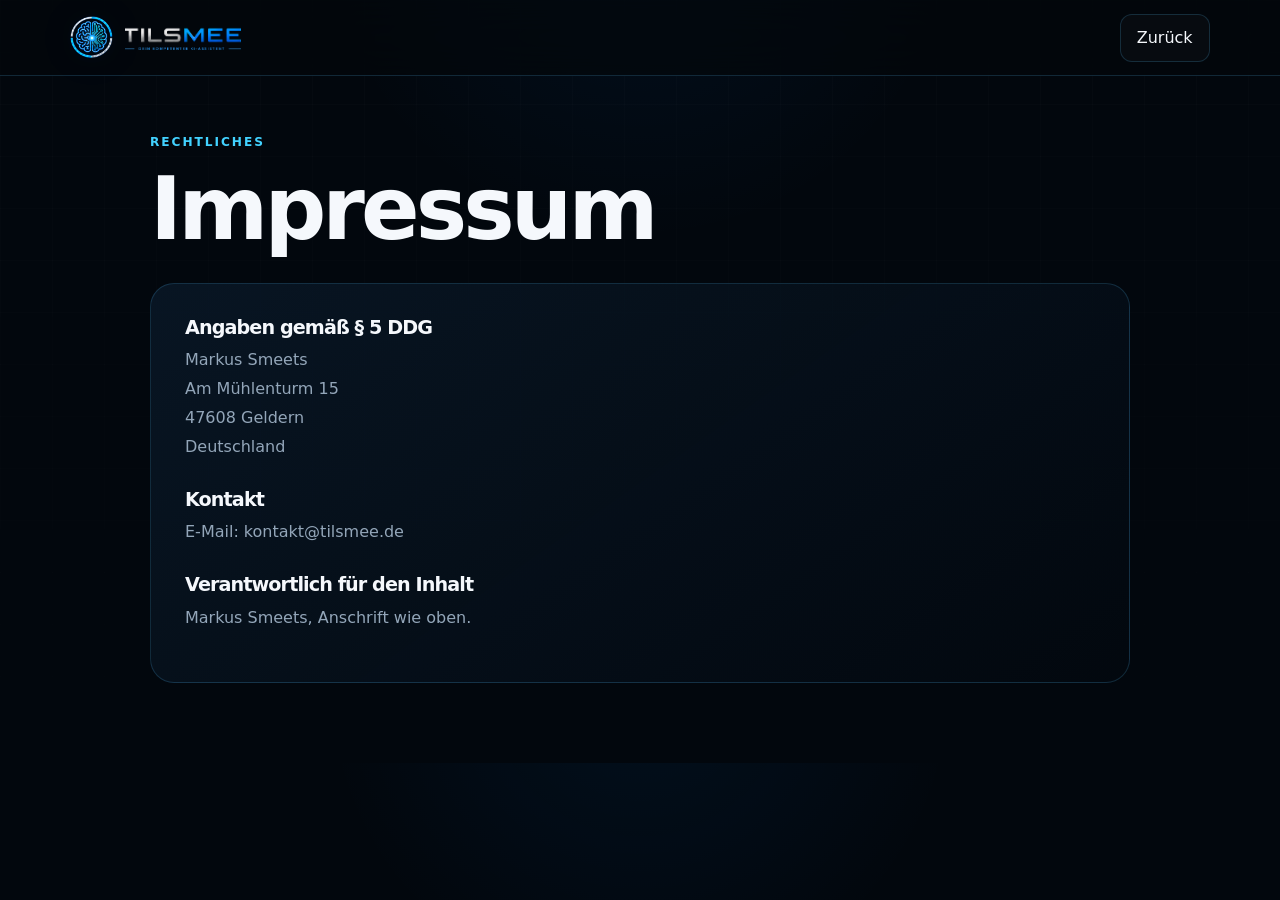
<file: impressum.html>
<!doctype html>
<html lang="de">
<head>
  <meta charset="utf-8">
  <meta name="viewport" content="width=device-width, initial-scale=1">
  <title>Impressum | TILSMEE</title>
  <link rel="stylesheet" href="style.css">
</head>
<body>
  <header class="header">
    <a class="brand" href="index.html">
      <span class="brand-symbol"><img src="brain-master.png" alt=""><span class="core-dot core-dot-small"></span></span>
      <span class="brand-lockup"><img src="tilsmee-wordmark.png" alt="TILSMEE"></span>
    </a>
    <a class="header-contact" href="index.html">Zurück</a>
  </header>
  <main class="legal">
    <p class="eyebrow">RECHTLICHES</p>
    <h1>Impressum</h1>
    <section>
      <h2>Angaben gemäß § 5 DDG</h2>
      <p>Markus Smeets<br>Am Mühlenturm 15<br>47608 Geldern<br>Deutschland</p>
      <h2>Kontakt</h2>
      <p>E-Mail: kontakt@tilsmee.de</p>
      <h2>Verantwortlich für den Inhalt</h2>
      <p>Markus Smeets, Anschrift wie oben.</p>
    </section>
  </main>
</body>
</html>
</file>
<file: style.css>
*{box-sizing:border-box}
:root{
  --bg:#03070c;
  --bg-soft:#07111b;
  --panel:rgba(8,19,31,.76);
  --line:rgba(83,194,255,.18);
  --line-strong:rgba(83,194,255,.36);
  --text:#f5f8fc;
  --muted:#93a6b9;
  --cyan:#42d2ff;
  --blue:#0787ff;
  --green:#47eba3;
  --silver:#edf3f9;
}
html{scroll-behavior:smooth;scroll-snap-type:y mandatory}
body{
  margin:0;
  color:var(--text);
  background:
    radial-gradient(circle at 78% 10%,rgba(0,128,255,.13),transparent 32%),
    radial-gradient(circle at 10% 0%,rgba(0,87,255,.08),transparent 26%),
    var(--bg);
  font-family:Inter,ui-sans-serif,system-ui,-apple-system,BlinkMacSystemFont,"Segoe UI",sans-serif;
  overflow-x:hidden
}
body::before{
  content:"";position:fixed;inset:0;z-index:-4;pointer-events:none;
  background:
    linear-gradient(rgba(255,255,255,.014) 1px,transparent 1px),
    linear-gradient(90deg,rgba(255,255,255,.014) 1px,transparent 1px);
  background-size:52px 52px;
  mask-image:linear-gradient(to bottom,#000,transparent 94%)
}
a{color:inherit;text-decoration:none}
button{font:inherit}
img{display:block;max-width:100%}

.loader{
  position:fixed;inset:0;z-index:1000;display:grid;place-content:center;text-align:center;
  background:#010409;transition:opacity .75s ease,visibility .75s ease
}
.loader.hidden{opacity:0;visibility:hidden}
.loader-mark{position:relative;width:165px;height:165px;margin:auto}
.loader-mark img{width:100%;height:100%;object-fit:contain;filter:drop-shadow(0 0 28px rgba(50,193,255,.48))}
.loader-name{display:flex;align-items:flex-end;justify-content:center;gap:10px;margin-top:18px}
.loader-name img{width:245px}
.ai{color:#fff;font-size:.72em;font-weight:800;letter-spacing:.01em}

.core-dot{
  position:absolute;left:50%;top:50%;width:18px;height:18px;border-radius:50%;
  transform:translate(-50%,-50%);
  background:radial-gradient(circle,#eafcff 0 12%,#5bdfff 30%,#0b8cff 64%,rgba(0,113,255,.3) 100%);
  box-shadow:0 0 10px #8cecff,0 0 25px #078aff,0 0 54px rgba(0,132,255,.7);
  animation:corePulse 1s ease-in-out infinite
}
.core-dot-small{width:7px;height:7px}
@keyframes corePulse{
  0%,100%{transform:translate(-50%,-50%) scale(.82);opacity:.82}
  50%{transform:translate(-50%,-50%) scale(1.25);opacity:1;box-shadow:0 0 13px #c2f6ff,0 0 35px #078aff,0 0 70px rgba(0,132,255,.86)}
}

.header{
  position:fixed;left:0;right:0;top:0;z-index:100;min-height:76px;padding:0 5.5vw;
  display:flex;align-items:center;justify-content:space-between;
  border-bottom:1px solid var(--line);background:rgba(3,7,12,.72);backdrop-filter:blur(22px)
}
.brand{display:flex;align-items:center;gap:12px}
.brand-symbol{position:relative;width:43px;height:43px}
.brand-symbol img{width:100%;height:100%;object-fit:contain}
.brand-lockup{display:flex;align-items:flex-end;gap:4px}
.brand-lockup img{width:116px}
.brand-lockup .ai{font-size:.83rem;margin-bottom:3px}
.header nav{display:flex;gap:29px;color:var(--muted);font-size:.92rem}
.header nav a{position:relative;padding:27px 0}
.header nav a::after{content:"";position:absolute;left:0;right:100%;bottom:18px;height:2px;background:var(--cyan);transition:.24s}
.header nav a:hover{color:#fff}.header nav a:hover::after{right:0}
.header-contact{padding:10px 16px;border:1px solid var(--line);border-radius:12px;background:rgba(255,255,255,.025);transition:.22s}
.header-contact:hover{border-color:var(--line-strong);box-shadow:0 12px 30px rgba(0,132,255,.14)}

.panel{
  min-height:100vh;
  scroll-snap-align:start;
  position:relative;
  overflow:hidden;
  padding:112px 6vw 72px;
  display:grid;
  align-items:center
}
.grid-glow{position:absolute;border-radius:50%;filter:blur(90px);pointer-events:none}
.grid-glow-left{width:350px;height:350px;left:-10%;bottom:-8%;background:rgba(0,78,255,.09)}
.grid-glow-right{width:450px;height:450px;right:4%;top:16%;background:rgba(0,129,255,.15)}

.hero{grid-template-columns:1fr 1fr;gap:72px}
.hero-copy{position:relative;z-index:2;max-width:730px}
.eyebrow{margin:0 0 16px;color:var(--cyan);font-size:.76rem;font-weight:900;letter-spacing:.2em}
.hero-lockup{display:flex;align-items:flex-end;gap:13px;margin-bottom:24px}
.hero-lockup img{width:min(500px,78vw)}
.hero-lockup .ai{font-size:3.2rem;margin-bottom:7px}
h1,h2,h3,p{margin-top:0}
h1{font-size:clamp(2.2rem,4.4vw,4.5rem);line-height:1.04;letter-spacing:-.045em;margin-bottom:20px}
h2{font-size:clamp(2.5rem,5vw,4.7rem);line-height:1.02;letter-spacing:-.048em;margin-bottom:22px}
.lead,.section-head>p,.studio-copy>p,.contact-box>p{color:var(--muted);font-size:1.08rem;line-height:1.72}
.actions{display:flex;gap:14px;flex-wrap:wrap;margin-top:32px}
.button{min-height:52px;padding:0 23px;border:0;border-radius:14px;display:inline-flex;align-items:center;justify-content:center;font-weight:850;cursor:pointer;transition:.22s}
.button:hover{transform:translateY(-3px)}
.button-primary{color:#00111d;background:linear-gradient(135deg,#83e9ff,var(--cyan) 45%,#087cff);box-shadow:0 15px 42px rgba(0,145,255,.28)}
.button-primary:hover{box-shadow:0 20px 52px rgba(0,145,255,.38)}
.button-secondary{color:#fff;border:1px solid var(--line);background:rgba(255,255,255,.03)}
.status-line{margin-top:17px;color:var(--muted);font-size:.85rem}

.watch-area{position:relative;z-index:2;display:grid;place-items:center}
.watch-hover{width:min(540px,42vw);perspective:1200px}
.watch-case{
  position:relative;width:100%;aspect-ratio:1;border-radius:50%;padding:25px;
  background:linear-gradient(145deg,#4a5663,#1b232d 39%,#070b11 70%);
  box-shadow:0 0 0 2px #7c8998,0 0 0 7px #151c24,0 42px 105px rgba(0,0,0,.62),0 0 80px rgba(0,129,255,.17);
  transform-style:preserve-3d;transition:transform .18s ease-out
}
.watch-case::before{content:"";position:absolute;inset:10px;border-radius:50%;border:1px solid rgba(255,255,255,.16)}
.watch-crown{position:absolute;right:-24px;top:42%;width:32px;height:78px;border-radius:8px 12px 12px 8px;background:linear-gradient(90deg,#26303a,#677483,#1a222b);box-shadow:0 8px 22px rgba(0,0,0,.45)}
.watch-glass{
  position:relative;height:100%;border-radius:50%;overflow:hidden;
  display:flex;flex-direction:column;align-items:center;justify-content:center;
  background:radial-gradient(circle at 50% 34%,rgba(0,130,255,.18),transparent 39%),linear-gradient(180deg,#030910,#010409);
  box-shadow:inset 0 0 70px rgba(25,157,255,.17),inset 0 0 0 1px rgba(255,255,255,.05)
}
.watch-glass::after{content:"";position:absolute;inset:0;pointer-events:none;border-radius:50%;background:linear-gradient(125deg,rgba(255,255,255,.12),transparent 23%,transparent 69%,rgba(0,166,255,.06))}
.watch-logo{position:relative;width:112px;height:100px;margin-bottom:1px}
.watch-logo img{width:100%;height:100%;object-fit:contain;filter:drop-shadow(0 0 15px rgba(48,191,255,.4))}
.watch-core{width:12px;height:12px}

.time-row{
  position:relative;
  display:flex;
  align-items:flex-end;
  justify-content:center;
  min-width:8.4ch;
  padding-right:1.9rem;
  font-family:"Arial Rounded MT Bold","Trebuchet MS",Arial,sans-serif;
  font-variant-numeric:tabular-nums;
  font-feature-settings:"tnum" 1
}
.time-main{
  display:block;
  width:5.3ch;
  text-align:center;
  font-size:clamp(4.6rem,7.4vw,6.8rem);
  font-weight:900;
  line-height:.84;
  letter-spacing:-.04em
}
.time-seconds{
  position:absolute;
  right:.05rem;
  bottom:.48rem;
  width:2ch;
  text-align:right;
  color:var(--cyan);
  font-size:1rem;
  font-weight:900
}
.watch-date{margin-top:16px;color:var(--cyan);font-size:.76rem;letter-spacing:.15em}
.watch-weather{margin-top:7px;color:#d5e5ef;font-size:.82rem}
.metrics{display:grid;grid-template-columns:5.7rem 8.5rem 5.7rem;gap:.9rem;justify-content:center;width:100%;margin-top:26px}
.metric{display:grid;grid-template-columns:1rem 1fr;column-gap:.35rem;align-items:center;font-variant-numeric:tabular-nums;font-feature-settings:"tnum" 1}
.metric-icon{color:var(--cyan)}
.metric strong{display:block;width:100%;text-align:right;white-space:nowrap;font-family:"Arial Rounded MT Bold","Trebuchet MS",Arial,sans-serif}
.metric small{grid-column:1/3;text-align:center;color:var(--muted);font-size:.53rem;letter-spacing:.1em}
.watch-wordmark{margin-top:16px;width:112px}
.watch-hint{margin-top:17px;color:var(--muted);font-size:.67rem;letter-spacing:.15em}
.scroll-next{position:absolute;left:50%;bottom:26px;transform:translateX(-50%);display:flex;flex-direction:column;align-items:center;color:var(--muted);font-size:.62rem;letter-spacing:.18em}
.scroll-next span{display:block;width:1px;height:38px;margin-top:9px;background:linear-gradient(var(--cyan),transparent)}

.vision{grid-template-rows:auto auto;gap:45px}
.section-head{max-width:840px}
.feature-grid{display:grid;grid-template-columns:repeat(4,1fr);gap:18px}
.feature-card{min-height:245px;padding:29px;border:1px solid var(--line);border-radius:23px;background:linear-gradient(145deg,rgba(10,25,41,.76),rgba(3,9,15,.7));backdrop-filter:blur(16px)}
.feature-card>span{display:block;margin-bottom:48px;color:var(--cyan);font-weight:900}
.feature-card p{color:var(--muted)}

.studio{grid-template-columns:1.18fr .82fr;gap:68px}
.studio-window{border:1px solid var(--line-strong);border-radius:24px;overflow:hidden;background:#07101a;box-shadow:0 35px 100px rgba(0,0,0,.42)}
.window-bar{height:56px;display:flex;align-items:center;gap:8px;padding:0 18px;border-bottom:1px solid var(--line);background:#0a1522}
.window-bar>span{width:10px;height:10px;border-radius:50%;background:#354556}
.window-title{display:flex;align-items:center;gap:10px;margin-left:12px}
.window-title img{width:94px}
.window-title b{font-size:.84rem;color:#c9dae7}
.studio-body{display:grid;grid-template-columns:235px 1fr;min-height:500px}
.layers{padding:18px;border-right:1px solid var(--line);display:flex;flex-direction:column;gap:8px}
.layers h3{margin:0 0 7px;font-size:.95rem}
.layer{display:grid;grid-template-columns:56px 1fr;align-items:center;gap:11px;padding:9px;border:1px solid transparent;border-radius:12px;color:var(--muted);background:transparent;text-align:left;cursor:pointer;transition:.2s}
.layer:hover,.layer.active{color:#fff;border-color:var(--line);background:rgba(0,133,255,.13)}
.layer>span:last-child{display:flex;flex-direction:column}
.layer small{margin-top:2px;color:var(--muted);font-size:.65rem}
.layer-preview{width:56px;height:42px;border:1px solid var(--line);border-radius:9px;display:grid;place-items:center;overflow:hidden;color:#dff6ff;background:#02070d;font-family:"Arial Rounded MT Bold","Trebuchet MS",Arial,sans-serif;font-size:.69rem;font-weight:900}
.preview-bg{background:radial-gradient(circle at center,rgba(0,145,255,.34),transparent 58%),#02070d}
.preview-time{font-size:.85rem}.preview-date{color:var(--cyan)}
.editor-stage{position:relative;display:grid;place-items:center;background:radial-gradient(circle,rgba(0,123,255,.13),transparent 45%),#03080e}
.stage-label{position:absolute;left:18px;top:18px;padding:8px 12px;border:1px solid var(--line);border-radius:10px;color:var(--cyan);background:rgba(4,13,22,.76);font-size:.72rem;letter-spacing:.08em}
.editor-watch{position:relative;width:275px;aspect-ratio:1;border-radius:50%;border:9px solid #303b48;background:#010409;display:flex;flex-direction:column;align-items:center;justify-content:center;box-shadow:0 0 0 2px #687687,0 26px 60px rgba(0,0,0,.35);overflow:hidden}
.editor-logo{position:relative;width:78px;height:70px}
.editor-logo img{width:100%;height:100%;object-fit:contain}
.editor-core{width:8px;height:8px}
.editor-time{font-family:"Arial Rounded MT Bold","Trebuchet MS",Arial,sans-serif;font-size:3rem;font-weight:900;font-variant-numeric:tabular-nums}
.editor-date{margin-top:.2rem;color:var(--cyan);font-size:.68rem}
.editor-weather{margin-top:.4rem;color:#d9edf8;font-size:.75rem}
.editor-metrics{display:flex;gap:1rem;margin-top:.6rem;color:#d9edf8;font-size:.67rem}
.editor-wordmark{width:84px;margin-top:.75rem}
.editor-item{transition:opacity .2s ease,transform .2s ease,filter .2s ease}
.editor-watch:not([data-active="all"]) .editor-item{opacity:.12;filter:saturate(.35)}
.editor-watch[data-active="time"] [data-item="time"],
.editor-watch[data-active="date"] [data-item="date"],
.editor-watch[data-active="weather"] [data-item="weather"],
.editor-watch[data-active="steps"] [data-item="steps"],
.editor-watch[data-active="battery"] [data-item="battery"]{opacity:1;filter:none;transform:scale(1.04);color:var(--cyan);text-shadow:0 0 18px rgba(69,213,255,.45)}
.editor-watch:not([data-active="all"]) [data-item="logo"]{opacity:.28;filter:saturate(.55)}
.studio-copy ul{list-style:none;padding:0;margin:27px 0 0;display:grid;gap:11px}
.studio-copy li{padding:14px 16px;border:1px solid var(--line);border-radius:13px;background:rgba(255,255,255,.025)}
.studio-copy li::before{content:"✓";margin-right:10px;color:var(--cyan)}

.roadmap{grid-template-columns:.75fr 1.25fr;gap:70px}
.timeline{display:grid;gap:15px}
.timeline-row{display:grid;grid-template-columns:72px 1fr auto;gap:22px;align-items:center;padding:26px;border:1px solid var(--line);border-radius:20px;background:rgba(7,18,29,.72)}
.timeline-row>span{color:var(--cyan);font-size:1.4rem;font-weight:900}
.timeline-row p{color:var(--muted)}
.timeline-row small{color:var(--cyan);letter-spacing:.11em;font-size:.67rem}
.timeline-row .state-active{color:var(--green)}

.contact{display:grid;grid-template-rows:1fr auto}
.contact-box{width:min(900px,100%);margin:auto;text-align:center;padding:74px 28px;border:1px solid var(--line);border-radius:30px;background:linear-gradient(145deg,rgba(10,27,44,.84),rgba(3,9,16,.78));box-shadow:0 30px 100px rgba(0,72,145,.15)}
.contact-symbol{position:relative;width:140px;height:140px;margin:0 auto 16px}
.contact-symbol img{width:100%;height:100%;object-fit:contain}
.contact-lockup{display:flex;align-items:flex-end;justify-content:center;gap:8px;margin-bottom:20px}
.contact-lockup img{width:270px}
.contact-lockup .ai{font-size:1.4rem;margin-bottom:5px}
footer{display:flex;justify-content:space-between;gap:24px;align-items:flex-end;padding-top:35px;color:var(--muted);font-size:.85rem}
footer strong{display:block;color:#dce9f4}
footer small{display:block;margin-top:5px}
footer nav{display:flex;gap:18px}
footer nav a:hover{color:var(--cyan)}

.reveal{opacity:0;transform:translateY(36px);transition:opacity .82s ease,transform .82s cubic-bezier(.2,.8,.2,1)}
.reveal.visible{opacity:1;transform:none}

@media(max-width:1000px){
  html{scroll-snap-type:none}
  .header nav{display:none}
  .hero,.studio,.roadmap{grid-template-columns:1fr;text-align:center}
  .hero-copy,.section-head,.studio-copy{margin:auto}
  .actions{justify-content:center}
  .watch-area{order:-1}
  .watch-hover{width:min(520px,84vw)}
  .feature-grid{grid-template-columns:1fr 1fr}
}
@media(max-width:720px){
  .studio-body{grid-template-columns:1fr}
  .layers{border-right:0;border-bottom:1px solid var(--line);display:grid;grid-template-columns:1fr 1fr}
  .layers h3{grid-column:1/-1}
}
@media(max-width:620px){
  .header{padding:0 18px}.header-contact{display:none}
  .brand-lockup img{width:102px}
  .panel{padding:100px 18px 62px;min-height:auto}
  .hero{min-height:100vh}
  .hero-lockup{justify-content:center}
  .hero-lockup img{width:78vw}.hero-lockup .ai{font-size:2.1rem}
  h1{font-size:clamp(2.2rem,11vw,3.6rem)}
  h2{font-size:clamp(2.3rem,12vw,3.7rem)}
  .watch-hover{width:92vw}
  .watch-case{padding:18px}
  .time-main{font-size:4rem}
  .time-seconds{right:.35rem;bottom:.3rem}
  .metrics{grid-template-columns:4.9rem 7.1rem 4.9rem;gap:.45rem}
  .feature-grid{grid-template-columns:1fr}
  .timeline-row{grid-template-columns:1fr}
  footer{flex-direction:column;align-items:flex-start}
  footer nav{flex-wrap:wrap}
  .scroll-next{display:none}
}

.legal{width:min(980px,calc(100% - 36px));margin:0 auto;padding:135px 0 80px}
.legal h1{font-size:clamp(3rem,8vw,5.4rem);margin-bottom:28px}
.legal section{padding:34px;border:1px solid var(--line);border-radius:24px;background:linear-gradient(145deg,rgba(10,25,41,.8),rgba(3,9,15,.74))}
.legal section h2{font-size:1.2rem;margin:28px 0 9px}
.legal section h2:first-child{margin-top:0}
.legal section p{color:var(--muted);line-height:1.8}


/* =========================================================
   TILSMEE HOMEPAGE FINAL – LAYOUT RC1
   Ausschließlich Layout, Abstände und Ausrichtung.
   ========================================================= */

.header,
.panel {
  padding-left: clamp(24px, 5.5vw, 96px);
  padding-right: clamp(24px, 5.5vw, 96px);
}

.hero {
  grid-template-columns: minmax(0, 1fr) minmax(420px, .92fr);
  gap: clamp(48px, 6vw, 92px);
}

.hero-copy {
  max-width: 700px;
  align-self: center;
}

.hero-lockup {
  margin-bottom: 20px;
}

.hero h1 {
  max-width: 720px;
  margin-bottom: 18px;
}

.hero .lead {
  max-width: 660px;
  margin-bottom: 0;
}

.actions {
  margin-top: 30px;
}

.status-line {
  margin-top: 16px;
}

.watch-area {
  align-self: center;
  justify-self: center;
  width: 100%;
}

.watch-hover {
  width: min(520px, 41vw);
}

.watch-case {
  margin-inline: auto;
}

.watch-logo {
  margin-bottom: 0;
}

.time-row {
  margin-top: 2px;
}

.watch-date {
  margin-top: 15px;
}

.watch-weather {
  margin-top: 6px;
}

.metrics {
  margin-top: 24px;
}

.watch-wordmark {
  margin-top: 15px;
}

.watch-hint {
  margin-top: 15px;
}

.header-contact,
.button {
  min-height: 48px;
}

.header-contact {
  display: inline-flex;
  align-items: center;
  justify-content: center;
}

.section-head,
.studio-copy {
  max-width: 760px;
}

.feature-card,
.timeline-row {
  padding: 28px;
}

.feature-card h3,
.timeline-row h3 {
  margin-bottom: 8px;
}

.feature-card p,
.timeline-row p {
  margin-bottom: 0;
}

.contact-box {
  max-width: 860px;
  padding: 70px 34px;
}

.contact-box h2 {
  margin-bottom: 18px;
}

.contact-box p {
  max-width: 620px;
  margin-left: auto;
  margin-right: auto;
}

@media(max-width:1000px) {
  .hero {
    grid-template-columns: 1fr;
    gap: 42px;
  }

  .watch-hover {
    width: min(500px, 82vw);
  }

  .hero-copy {
    max-width: 760px;
  }
}

@media(max-width:620px) {
  .header,
  .panel {
    padding-left: 18px;
    padding-right: 18px;
  }

  .hero {
    gap: 34px;
  }

  .watch-hover {
    width: min(92vw, 460px);
  }

  .actions {
    gap: 10px;
  }

  .button {
    width: 100%;
  }
}


/* =========================================================
   TILSMEE WATCHFACE BUILD 7 – MODULARE HOMEPAGE-INTEGRATION
   Nur der bisherige Uhrbereich der Startseite wird ersetzt.
   ========================================================= */

.watchframe-module{
  width:min(560px,43vw);
  aspect-ratio:1;
  position:relative;
  display:grid;
  place-items:center;
}

.watchframe-iframe{
  display:block;
  width:100%;
  height:100%;
  border:0;
  background:transparent;
  border-radius:50%;
  overflow:hidden;
}

@media (max-width: 980px){
  .watchframe-module{
    width:min(560px,84vw);
  }
}

@media (max-width: 620px){
  .watchframe-module{
    width:92vw;
  }
}


/* =========================================================
   TILSMEE HOMEPAGE 1.1.0 – PUNKT 1
   Neuer Startscreen, sonst nichts.
   ========================================================= */

.loader{
  position:fixed;
  inset:0;
  z-index:99999;
  display:flex;
  flex-direction:column;
  align-items:center;
  justify-content:center;
  min-height:100vh;
  padding:32px;
  background:
    radial-gradient(circle at 50% 38%, rgba(0,122,255,.10), transparent 26%),
    radial-gradient(circle at 50% 55%, rgba(0,210,255,.035), transparent 34%),
    #02070d;
  opacity:1;
  visibility:visible;
  pointer-events:auto;
  transition:opacity .85s ease, visibility .85s ease;
}

.loader.hidden{
  opacity:0;
  visibility:hidden;
  pointer-events:none;
}

.loader-mark{
  margin-bottom:26px;
}

.loader-mark img{
  width:112px;
  height:112px;
  object-fit:contain;
}

.loader-name{
  display:flex;
  align-items:flex-end;
  justify-content:center;
  gap:8px;
}

.loader-name img{
  width:min(330px,66vw);
  height:auto;
}

.loader-name .ai{
  font-size:28px;
  line-height:1;
  margin-bottom:5px;
}

.loader-subtitle{
  margin:22px 0 0;
  font-size:clamp(18px,1.5vw,25px);
  font-weight:400;
  color:#f4f8fc;
  letter-spacing:.02em;
  text-align:center;
}

.loader-version{
  margin:10px 0 0;
  font-size:clamp(12px,.9vw,15px);
  color:#718298;
  letter-spacing:.05em;
  text-align:center;
}

.loader-button{
  margin-top:34px;
  padding:17px 38px;
  border:1px solid rgba(85,220,255,.5);
  border-radius:14px;
  background:linear-gradient(100deg,#43d7ff 0%,#0b8cff 100%);
  color:#00111d;
  font:inherit;
  font-size:17px;
  font-weight:800;
  letter-spacing:.035em;
  cursor:pointer;
  box-shadow:
    0 0 0 rgba(0,183,255,0),
    0 14px 35px rgba(0,105,255,.18);
  transition:
    transform .22s ease,
    box-shadow .22s ease,
    filter .22s ease;
}

.loader-button:hover{
  transform:translateY(-2px) scale(1.025);
  filter:brightness(1.08);
  box-shadow:
    0 0 28px rgba(0,183,255,.38),
    0 16px 40px rgba(0,105,255,.24);
}

.loader-button:active{
  transform:translateY(0) scale(.99);
}

.loader-hint{
  margin:22px 0 0;
  color:#64778d;
  font-size:13px;
  letter-spacing:.08em;
  text-transform:uppercase;
}

@media (max-width: 620px){
  .loader{
    padding:24px;
  }

  .loader-mark img{
    width:92px;
    height:92px;
  }

  .loader-name .ai{
    font-size:23px;
  }

  .loader-button{
    width:min(340px,86vw);
  }
}

/* V1.1.0 Punkt 1 – Core-Punkt exakt im Splash-Gehirn zentrieren.
   Nur die Loader-Geometrie wird angeglichen; Bild und übriges Layout bleiben unverändert. */
.loader-mark{
  width:112px;
  height:112px;
}
.loader-mark .core-dot{
  left:50%;
  top:50%;
  transform:translate(-50%,-50%);
}


/* =========================================================
   TILSMEE HOMEPAGE 1.1.0 – PUNKT 2
   Gehirn-Klick auf der Startuhr
   ========================================================= */

.watch-area{
  position:relative;
}

.watch-assistant{
  position:absolute;
  left:50%;
  top:50%;
  transform:translate(-50%,-50%) scale(.96);
  display:flex;
  align-items:center;
  gap:10px;
  padding:12px 18px;
  border:1px solid rgba(59,214,255,.62);
  border-radius:999px;
  background:rgba(2,7,13,.94);
  color:#f7fbff;
  font-size:14px;
  font-weight:600;
  letter-spacing:.015em;
  white-space:nowrap;
  opacity:0;
  visibility:hidden;
  pointer-events:none;
  z-index:30;
  box-shadow:
    0 0 0 rgba(0,178,255,0),
    0 12px 32px rgba(0,0,0,.34);
  transition:
    opacity .22s ease,
    transform .22s ease,
    visibility .22s ease,
    box-shadow .22s ease;
}

.watch-assistant.show{
  opacity:1;
  visibility:visible;
  transform:translate(-50%,-50%) scale(1);
  box-shadow:
    0 0 22px rgba(0,178,255,.22),
    0 14px 38px rgba(0,0,0,.40);
}

.watch-assistant-dot{
  width:9px;
  height:9px;
  border-radius:50%;
  background:#39d7ff;
  box-shadow:
    0 0 8px rgba(57,215,255,.9),
    0 0 16px rgba(0,131,255,.55);
}

.watchframe-module.tilsmee-activated{
  animation:watchActivatePulse .52s ease-out;
}

@keyframes watchActivatePulse{
  0%{filter:brightness(1)}
  45%{
    filter:
      brightness(1.10)
      drop-shadow(0 0 12px rgba(53,211,255,.24));
  }
  100%{filter:brightness(1)}
}


/* =========================================================
   TILSMEE HOMEPAGE 1.1.0 – PUNKT 3
   Smartwatch-Hardware um die große Startuhr
   ========================================================= */

.smartwatch-hardware{
  position:relative;
  width:min(590px,46vw);
  aspect-ratio:1;
  display:grid;
  place-items:center;
  isolation:isolate;
}

.watch-case{
  position:relative;
  width:94%;
  aspect-ratio:1;
  border-radius:50%;
  padding:1.45%;
  background:
    linear-gradient(145deg,
      rgba(215,230,240,.72) 0%,
      rgba(70,88,105,.70) 17%,
      rgba(17,27,37,.96) 39%,
      rgba(5,10,16,.98) 58%,
      rgba(78,96,112,.66) 79%,
      rgba(220,233,242,.52) 100%);
  box-shadow:
    0 28px 58px rgba(0,0,0,.46),
    0 0 0 1px rgba(205,229,245,.28),
    0 0 22px rgba(0,143,255,.08),
    inset 0 0 0 1px rgba(255,255,255,.16),
    inset 0 -14px 28px rgba(0,0,0,.38);
  z-index:3;
}

.watch-case::before{
  content:"";
  position:absolute;
  inset:1.8%;
  border-radius:50%;
  border:1px solid rgba(117,205,255,.20);
  box-shadow:
    inset 0 0 18px rgba(0,120,255,.09),
    0 0 0 1px rgba(0,0,0,.50);
  pointer-events:none;
  z-index:4;
}

.watch-case::after{
  content:"";
  position:absolute;
  inset:-.35%;
  border-radius:50%;
  border:1px solid rgba(255,255,255,.09);
  pointer-events:none;
}

.watch-case-highlight{
  position:absolute;
  top:4.6%;
  left:16%;
  width:39%;
  height:7%;
  border-radius:50%;
  background:linear-gradient(90deg,transparent,rgba(235,250,255,.13),transparent);
  filter:blur(5px);
  transform:rotate(-18deg);
  pointer-events:none;
  z-index:5;
}

.watch-case .watchframe-module{
  position:absolute;
  inset:3.15%;
  width:auto;
  height:auto;
  aspect-ratio:1;
  z-index:2;
}

.watch-case .watchframe-iframe{
  width:100%;
  height:100%;
  border-radius:50%;
}

.watch-lug{
  position:absolute;
  width:14.5%;
  height:9%;
  border-radius:12px;
  background:
    linear-gradient(145deg,#758493 0%,#283642 35%,#0b1219 73%,#647381 100%);
  border:1px solid rgba(217,236,247,.22);
  box-shadow:
    0 12px 20px rgba(0,0,0,.38),
    inset 0 1px 1px rgba(255,255,255,.18),
    inset 0 -4px 8px rgba(0,0,0,.34);
  z-index:1;
}

.watch-lug::after{
  content:"";
  position:absolute;
  left:14%;
  right:14%;
  top:43%;
  height:18%;
  border-radius:4px;
  background:rgba(0,0,0,.58);
}

.watch-lug-top-left{top:1.2%;left:22%;transform:rotate(-19deg)}
.watch-lug-top-right{top:1.2%;right:22%;transform:rotate(19deg)}
.watch-lug-bottom-left{bottom:1.2%;left:22%;transform:rotate(19deg)}
.watch-lug-bottom-right{bottom:1.2%;right:22%;transform:rotate(-19deg)}

.watch-side-button{
  position:absolute;
  right:-1.4%;
  top:43%;
  width:7.2%;
  height:13.2%;
  border-radius:6px 12px 12px 6px;
  background:
    linear-gradient(90deg,#18242e 0%,#647786 48%,#b1c0ca 73%,#455562 100%);
  border:1px solid rgba(223,240,250,.24);
  box-shadow:
    7px 9px 16px rgba(0,0,0,.42),
    inset 0 1px 1px rgba(255,255,255,.24),
    inset 0 -4px 8px rgba(0,0,0,.34);
  z-index:2;
}

.watch-side-button-detail{
  position:absolute;
  left:24%;
  top:12%;
  width:26%;
  height:76%;
  border-radius:4px;
  background:repeating-linear-gradient(
    180deg,
    rgba(3,8,12,.82) 0 4px,
    rgba(140,164,179,.40) 4px 6px
  );
  opacity:.74;
}

.smartwatch-hardware.tilsmee-activated{
  animation:watchHardwareActivate .52s ease-out;
}

@keyframes watchHardwareActivate{
  0%{filter:brightness(1)}
  45%{
    filter:
      brightness(1.08)
      drop-shadow(0 0 16px rgba(53,211,255,.18));
  }
  100%{filter:brightness(1)}
}

@media (max-width:980px){
  .smartwatch-hardware{width:min(590px,86vw)}
}

@media (max-width:620px){
  .smartwatch-hardware{width:94vw}
  .watch-side-button{right:-.6%}
}


/* TILSMEE 1.1.0 — PUNKT 4: INTERAKTIVE VISION */
.vision-v110{position:relative;overflow:hidden}.vision-deck{display:grid;grid-template-columns:repeat(4,1fr);gap:18px;margin-top:34px;transition:.3s ease}.vision-deck.muted{opacity:.12;filter:blur(2px);transform:scale(.985);pointer-events:none}.vision-card-v110{position:relative;min-height:245px;padding:25px 22px;border:1px solid rgba(116,144,168,.22);border-radius:20px;text-align:left;color:#f5f9fc;background:linear-gradient(145deg,rgba(13,25,36,.92),rgba(4,10,17,.96));font:inherit;cursor:pointer;transition:transform .28s ease,border-color .28s ease,box-shadow .28s ease}.vision-card-v110:hover,.vision-card-v110:focus-visible{transform:translateY(-9px);border-color:rgba(65,215,255,.7);box-shadow:0 22px 50px rgba(0,0,0,.3),0 0 28px rgba(0,160,255,.13);outline:none}.vision-card-v110 span{position:absolute;right:20px;top:18px;color:#607386;font-size:12px;letter-spacing:.16em}.vision-card-v110 h3{margin:58px 0 12px;font-size:22px}.vision-card-v110 p{min-height:72px;color:#899bad;line-height:1.6}.vision-card-v110 b{display:block;margin-top:18px;color:#48d9ff;font-size:11px;letter-spacing:.08em}.vision-focus{position:absolute;left:0;right:0;top:155px;z-index:20;min-height:365px;padding:30px;display:grid;grid-template-columns:56px 1fr 56px;align-items:center;border:1px solid rgba(65,215,255,.38);border-radius:25px;background:radial-gradient(circle at 76% 25%,rgba(0,145,255,.17),transparent 31%),linear-gradient(145deg,rgba(7,18,28,.99),rgba(2,7,13,.995));box-shadow:0 28px 70px rgba(0,0,0,.5);opacity:0;visibility:hidden;transform:translateY(16px) scale(.985);transition:.3s ease}.vision-focus.show{opacity:1;visibility:visible;transform:none}.vision-focus-content{text-align:center;max-width:850px;margin:auto}.vision-focus small{display:block;color:#61768b;letter-spacing:.16em;margin-bottom:15px}.vision-focus em{display:block;color:#47d9ff;font-style:normal;font-size:12px;font-weight:800;letter-spacing:.18em}.vision-focus h3{font-size:clamp(29px,3vw,47px);line-height:1.08;margin:12px auto 16px}.vision-focus p{max-width:730px;margin:auto;color:#9aabba;line-height:1.7}.vision-x{position:absolute;right:18px;top:18px;width:39px;height:39px;border-radius:50%;font-size:25px}.vision-arrow{width:46px;height:72px;border-radius:14px;font-size:34px}.vision-x,.vision-arrow{border:1px solid rgba(105,147,178,.3);background:rgba(5,14,22,.75);color:#dff7ff;cursor:pointer;transition:.2s ease}.vision-x:hover,.vision-arrow:hover{color:#47d9ff;border-color:#47d9ff;box-shadow:0 0 20px rgba(0,160,255,.13)}.vision-demo-v110{display:flex;align-items:center;justify-content:center;gap:11px;flex-wrap:wrap;margin-top:32px}.vision-node-v110{padding:12px 15px;border:1px solid rgba(65,215,255,.4);border-radius:12px;background:rgba(6,16,25,.76);color:#dce9f1;font-size:11px;font-weight:800;letter-spacing:.07em}.vision-node-v110.hot{color:#50ddff;box-shadow:0 0 20px rgba(0,155,255,.13)}.vision-link-v110{width:38px;height:1px;background:#47d9ff;box-shadow:0 0 8px rgba(71,217,255,.35)}.vision-hint-v110{text-align:center;margin-top:18px;color:#52687b;font-size:11px;letter-spacing:.09em;text-transform:uppercase}@media(max-width:900px){.vision-deck{grid-template-columns:repeat(2,1fr)}}@media(max-width:620px){.vision-deck{grid-template-columns:1fr}.vision-focus{position:fixed;inset:18px;min-height:0;grid-template-columns:40px 1fr 40px;padding:20px 10px;z-index:9998}.vision-arrow{width:36px;height:58px}.vision-card-v110{min-height:205px}}


/* =========================================================
   TILSMEE HOMEPAGE 1.1.0 – PUNKT 4.1
   Smartphone-Zukunftsdemo
   ========================================================= */

.device-demo-trigger{
  font:inherit;
  cursor:pointer;
  transition:transform .2s ease,border-color .2s ease,color .2s ease,box-shadow .2s ease,background .2s ease;
}

.device-demo-trigger:hover,
.device-demo-trigger:focus-visible{
  transform:translateY(-3px);
  border-color:rgba(79,222,255,.82)!important;
  color:#58e0ff!important;
  background:rgba(8,29,43,.9)!important;
  box-shadow:0 0 22px rgba(0,156,255,.17);
  outline:none;
}

.device-concept-panel{
  position:absolute;
  inset:14px;
  z-index:60;
  display:grid;
  grid-template-columns:minmax(280px,.85fr) minmax(300px,1.15fr);
  align-items:center;
  gap:34px;
  padding:34px 48px;
  border:1px solid rgba(72,215,255,.44);
  border-radius:24px;
  background:
    radial-gradient(circle at 74% 38%,rgba(0,149,255,.16),transparent 29%),
    linear-gradient(145deg,rgba(4,16,25,.995),rgba(1,6,11,.998));
  box-shadow:0 32px 80px rgba(0,0,0,.58),0 0 34px rgba(0,160,255,.08);
  opacity:0;
  visibility:hidden;
  transform:translateY(14px) scale(.985);
  pointer-events:none;
  transition:opacity .28s ease,visibility .28s ease,transform .28s cubic-bezier(.2,.8,.2,1);
}

.device-concept-panel.show{
  opacity:1;
  visibility:visible;
  transform:translateY(0) scale(1);
  pointer-events:auto;
}

.device-concept-close{
  position:absolute;
  top:16px;
  right:16px;
  width:38px;
  height:38px;
  border:1px solid rgba(102,142,171,.32);
  border-radius:50%;
  background:rgba(3,12,19,.78);
  color:#dff7ff;
  font-size:25px;
  line-height:1;
  cursor:pointer;
  transition:.2s ease;
}

.device-concept-close:hover{
  border-color:rgba(68,218,255,.78);
  color:#43d7ff;
  box-shadow:0 0 18px rgba(0,158,255,.13);
}

.device-concept-copy{
  max-width:440px;
}

.device-concept-label{
  display:block;
  margin-bottom:15px;
  color:#43d7ff;
  font-size:11px;
  font-weight:800;
  letter-spacing:.18em;
}

.device-concept-copy h4{
  margin:0 0 15px;
  font-size:clamp(30px,3vw,48px);
  line-height:1.06;
}

.device-concept-copy p{
  margin:0;
  color:#91a2b3;
  font-size:15px;
  line-height:1.7;
}

.phone-concept{
  display:grid;
  place-items:center;
  min-height:470px;
}

.phone-shell{
  position:relative;
  width:248px;
  aspect-ratio:.49;
  padding:8px;
  border-radius:38px;
  background:linear-gradient(145deg,#8d9aa5 0%,#28343e 22%,#080d12 55%,#667581 82%,#bac6ce 100%);
  box-shadow:0 28px 56px rgba(0,0,0,.52),0 0 0 1px rgba(226,242,250,.23),0 0 30px rgba(0,151,255,.10);
}

.phone-shell::before{
  content:"";
  position:absolute;
  left:-3px;
  top:115px;
  width:3px;
  height:52px;
  border-radius:3px 0 0 3px;
  background:#64737e;
  box-shadow:0 70px 0 #64737e;
}

.phone-shell::after{
  content:"";
  position:absolute;
  right:-3px;
  top:138px;
  width:3px;
  height:78px;
  border-radius:0 3px 3px 0;
  background:#64737e;
}

.phone-screen{
  position:relative;
  height:100%;
  overflow:hidden;
  padding:18px 15px 15px;
  border-radius:31px;
  background:radial-gradient(circle at 50% 8%,rgba(0,159,255,.13),transparent 24%),linear-gradient(180deg,#06111a,#02070d 62%);
  color:#eef8ff;
}

.phone-speaker{
  position:absolute;
  top:12px;
  left:50%;
  z-index:4;
  width:52px;
  height:6px;
  border-radius:999px;
  transform:translateX(-50%);
  background:#05080b;
}

.phone-camera{
  position:absolute;
  top:12px;
  left:calc(50% + 34px);
  z-index:4;
  width:7px;
  height:7px;
  border-radius:50%;
  background:#020609;
  box-shadow:inset 0 0 3px rgba(0,149,255,.6);
}

.phone-status{
  display:flex;
  justify-content:space-between;
  align-items:center;
  margin:3px 5px 17px;
  color:#90a6b9;
  font-size:8px;
  letter-spacing:.03em;
}

.phone-status-right{color:#71879a}

.phone-tilsmee-head{
  display:grid;
  grid-template-columns:36px 1fr 10px;
  align-items:center;
  gap:10px;
  padding-bottom:14px;
  border-bottom:1px solid rgba(90,134,166,.18);
}

.phone-tilsmee-head img{
  width:36px;
  height:36px;
  object-fit:cover;
  border-radius:50%;
  filter:drop-shadow(0 0 6px rgba(0,166,255,.28));
}

.phone-tilsmee-head strong{
  display:block;
  font-size:12px;
  letter-spacing:.09em;
}

.phone-tilsmee-head small{
  display:block;
  margin-top:2px;
  color:#688297;
  font-size:7px;
}

.phone-ready-dot{
  width:7px;
  height:7px;
  border-radius:50%;
  background:#35d9ff;
  box-shadow:0 0 8px #20baff;
}

.phone-greeting{padding:30px 2px 22px}
.phone-greeting span{color:#738ca0;font-size:9px}
.phone-greeting h5{margin:6px 0 0;font-size:23px;line-height:1.08}

.phone-action-grid{
  display:grid;
  grid-template-columns:repeat(3,1fr);
  gap:7px;
}

.phone-action{
  min-width:0;
  padding:12px 7px 10px;
  border:1px solid rgba(82,135,171,.22);
  border-radius:12px;
  background:rgba(7,20,30,.88);
  color:#d8e6ef;
  text-align:left;
}

.phone-action-icon{
  display:block;
  margin-bottom:9px;
  color:#3fd7ff;
  font-size:16px;
}

.phone-action strong{display:block;font-size:8px}
.phone-action small{
  display:block;
  margin-top:3px;
  overflow:hidden;
  color:#627b90;
  font-size:6px;
  white-space:nowrap;
  text-overflow:ellipsis;
}

.phone-context-card{
  margin-top:12px;
  padding:13px;
  border:1px solid rgba(55,209,255,.28);
  border-radius:13px;
  background:linear-gradient(135deg,rgba(5,28,42,.92),rgba(5,15,24,.78));
}

.phone-context-kicker{
  display:block;
  margin-bottom:5px;
  color:#45d9ff;
  font-size:6px;
  font-weight:800;
  letter-spacing:.14em;
}

.phone-context-card strong{display:block;font-size:9px}
.phone-context-card small{display:block;margin-top:4px;color:#657f94;font-size:7px}

.phone-input{
  position:absolute;
  left:15px;
  right:15px;
  bottom:14px;
  display:flex;
  align-items:center;
  justify-content:space-between;
  height:38px;
  padding:0 8px 0 12px;
  border:1px solid rgba(93,135,164,.28);
  border-radius:14px;
  background:rgba(5,14,22,.93);
  color:#60798d;
  font-size:8px;
}

.phone-mic{
  display:grid;
  place-items:center;
  width:26px;
  height:26px;
  border-radius:9px;
  background:linear-gradient(135deg,#43d7ff,#0b8cff);
  color:#00111d;
  font-size:12px;
}

@media (max-width:900px){
  .device-concept-panel{
    grid-template-columns:1fr 1fr;
    gap:18px;
    padding:28px;
  }
  .phone-shell{width:215px}
  .phone-concept{min-height:420px}
}

@media (max-width:620px){
  .device-concept-panel{
    position:fixed;
    inset:12px;
    grid-template-columns:1fr;
    overflow:auto;
    padding:54px 20px 28px;
  }
  .device-concept-copy{text-align:center}
  .phone-shell{width:225px}
}


/* =========================================================
   TILSMEE HOMEPAGE 1.1.0 – PUNKT 4.1a
   Smartphone Detail-Zoom
   ========================================================= */

.phone-concept{
  cursor:zoom-in;
}

.phone-zoom-backdrop{
  position:fixed;
  inset:0;
  z-index:12000;
  display:grid;
  place-items:center;
  padding:28px;
  background:rgba(0,4,8,.82);
  backdrop-filter:blur(10px);
  -webkit-backdrop-filter:blur(10px);
  opacity:0;
  visibility:hidden;
  pointer-events:none;
  transition:opacity .28s ease, visibility .28s ease;
}

.phone-zoom-backdrop.show{
  opacity:1;
  visibility:visible;
  pointer-events:auto;
}

.phone-zoom-stage{
  position:relative;
  display:grid;
  place-items:center;
  width:min(720px,92vw);
  max-height:92vh;
  padding:50px 42px 34px;
  border:1px solid rgba(69,219,255,.34);
  border-radius:28px;
  background:
    radial-gradient(circle at 50% 36%,rgba(0,157,255,.16),transparent 34%),
    linear-gradient(145deg,rgba(5,16,25,.985),rgba(1,6,11,.995));
  box-shadow:
    0 40px 100px rgba(0,0,0,.65),
    0 0 42px rgba(0,157,255,.10);
  transform:scale(.76) translateY(26px);
  opacity:0;
  transition:
    transform .34s cubic-bezier(.16,.84,.22,1),
    opacity .28s ease;
}

.phone-zoom-backdrop.show .phone-zoom-stage{
  transform:scale(1) translateY(0);
  opacity:1;
}

.phone-zoom-label{
  position:absolute;
  top:18px;
  left:50%;
  transform:translateX(-50%);
  color:#45d9ff;
  font-size:11px;
  font-weight:800;
  letter-spacing:.16em;
  white-space:nowrap;
}

.phone-zoom-close{
  position:fixed;
  top:28px;
  right:34px;
  z-index:12002;
  width:46px;
  height:46px;
  border:1px solid rgba(99,144,176,.38);
  border-radius:50%;
  background:rgba(2,10,16,.88);
  color:#f3fbff;
  font-size:30px;
  line-height:1;
  cursor:pointer;
  transition:.2s ease;
}

.phone-zoom-close:hover{
  color:#45d9ff;
  border-color:rgba(69,219,255,.8);
  box-shadow:0 0 22px rgba(0,163,255,.18);
}

#phoneZoomMount{
  display:grid;
  place-items:center;
  width:100%;
}

#phoneZoomMount .phone-shell{
  width:min(420px,58vw);
  max-height:76vh;
  transform:none !important;
  box-shadow:
    0 34px 70px rgba(0,0,0,.6),
    0 0 0 1px rgba(226,242,250,.24),
    0 0 42px rgba(0,151,255,.14);
}

.phone-zoom-backdrop .phone-screen{
  font-size:1.35em;
}

.phone-zoom-backdrop .phone-tilsmee-head img{
  width:48px;
  height:48px;
}

.phone-zoom-backdrop .phone-tilsmee-head strong{
  font-size:16px;
}

.phone-zoom-backdrop .phone-tilsmee-head small{
  font-size:9px;
}

.phone-zoom-backdrop .phone-greeting span{
  font-size:11px;
}

.phone-zoom-backdrop .phone-greeting h5{
  font-size:34px;
}

.phone-zoom-backdrop .phone-action strong{
  font-size:11px;
}

.phone-zoom-backdrop .phone-action small{
  font-size:8px;
}

.phone-zoom-backdrop .phone-context-card strong{
  font-size:12px;
}

.phone-zoom-backdrop .phone-context-card small{
  font-size:9px;
}

.phone-zoom-backdrop .phone-input{
  font-size:10px;
}

@media (max-width:620px){
  .phone-zoom-backdrop{
    padding:14px;
  }

  .phone-zoom-stage{
    width:100%;
    max-height:96vh;
    padding:46px 14px 24px;
  }

  #phoneZoomMount .phone-shell{
    width:min(360px,78vw);
    max-height:80vh;
  }

  .phone-zoom-close{
    top:16px;
    right:16px;
  }
}

/* =========================================================
   TILSMEE 1.1.0 – PUNKT 4.1c
   Korrektur: Smartphone-Proportion + Textposition
   Keine Bilddateien verändert.
   ========================================================= */

/* Seitlichen Konzepttext im vorhandenen Rahmen höher setzen */
.device-concept-copy{
  transform:translateY(-46px);
}

/* Zoom-Smartphone strikt proportional skalieren.
   Die Breite wird aus der verfügbaren Höhe abgeleitet,
   damit aspect-ratio .49 niemals auseinandergezogen wird. */
#phoneZoomMount .phone-shell{
  width:min(420px,58vw,calc(76vh * .49));
  height:auto;
  max-height:none;
  aspect-ratio:.49;
}

@media (max-width:900px){
  .device-concept-copy{
    transform:translateY(-28px);
  }
}

@media (max-width:620px){
  .device-concept-copy{
    transform:none;
  }

  #phoneZoomMount .phone-shell{
    width:min(360px,78vw,calc(80vh * .49));
    height:auto;
    max-height:none;
  }
}


/* =========================================================
   TILSMEE HOMEPAGE 1.1.0 – PUNKT 4.2 SMARTWATCH-DEMO
   ========================================================= */
.watch-concept-panel{position:absolute;inset:14px;z-index:61;display:grid;grid-template-columns:minmax(280px,.85fr) minmax(320px,1.15fr);align-items:center;gap:34px;padding:34px 48px;border:1px solid rgba(72,215,255,.44);border-radius:24px;background:radial-gradient(circle at 74% 38%,rgba(0,149,255,.16),transparent 29%),linear-gradient(145deg,rgba(4,16,25,.995),rgba(1,6,11,.998));box-shadow:0 32px 80px rgba(0,0,0,.58),0 0 34px rgba(0,160,255,.08);opacity:0;visibility:hidden;transform:translateY(14px) scale(.985);pointer-events:none;transition:opacity .28s ease,visibility .28s ease,transform .28s cubic-bezier(.2,.8,.2,1)}
.watch-concept-panel.show{opacity:1;visibility:visible;transform:translateY(0) scale(1);pointer-events:auto}
.watch-concept-close{position:absolute;top:16px;right:16px;width:38px;height:38px;border:1px solid rgba(102,142,171,.32);border-radius:50%;background:rgba(3,12,19,.78);color:#dff7ff;font-size:25px;line-height:1;cursor:pointer}.watch-concept-close:hover{border-color:rgba(68,218,255,.78);color:#43d7ff;box-shadow:0 0 18px rgba(0,158,255,.13)}
.watch-concept-copy{max-width:440px;align-self:start;margin-top:46px}.watch-concept-copy h4{margin:0 0 15px;font-size:clamp(30px,3vw,48px);line-height:1.06}.watch-concept-copy p{margin:0;color:#91a2b3;font-size:15px;line-height:1.7}
.watch-concept-visual{display:grid;place-items:center;min-height:470px;cursor:zoom-in;outline:none}.watch-concept-visual:focus-visible .concept-watch{filter:drop-shadow(0 0 20px rgba(53,211,255,.25))}
.concept-watch{width:min(390px,32vw)!important}
.watch-zoom-backdrop{position:fixed;inset:0;z-index:12000;display:grid;place-items:center;padding:28px;background:rgba(0,4,8,.82);backdrop-filter:blur(10px);-webkit-backdrop-filter:blur(10px);opacity:0;visibility:hidden;pointer-events:none;transition:opacity .28s ease,visibility .28s ease}.watch-zoom-backdrop.show{opacity:1;visibility:visible;pointer-events:auto}
.watch-zoom-stage{position:relative;display:grid;place-items:center;width:min(760px,92vw);height:min(760px,90vh);padding:54px 42px 34px;border:1px solid rgba(69,219,255,.34);border-radius:28px;background:radial-gradient(circle at 50% 45%,rgba(0,157,255,.16),transparent 36%),linear-gradient(145deg,rgba(5,16,25,.985),rgba(1,6,11,.995));box-shadow:0 40px 100px rgba(0,0,0,.65),0 0 42px rgba(0,157,255,.10);transform:scale(.76) translateY(26px);opacity:0;transition:transform .34s cubic-bezier(.16,.84,.22,1),opacity .28s ease}.watch-zoom-backdrop.show .watch-zoom-stage{transform:scale(1) translateY(0);opacity:1}
#watchZoomMount{display:grid;place-items:center;width:100%;height:100%}#watchZoomMount .concept-watch{width:min(600px,72vh,78vw)!important}
@media(max-width:900px){.watch-concept-panel{grid-template-columns:1fr 1fr;gap:18px;padding:28px}.concept-watch{width:min(330px,38vw)!important}}
@media(max-width:620px){.watch-concept-panel{position:fixed;inset:12px;grid-template-columns:1fr;overflow:auto;padding:54px 20px 28px}.watch-concept-copy{text-align:center;margin-top:0}.watch-concept-visual{min-height:360px}.concept-watch{width:min(320px,78vw)!important}.watch-zoom-stage{width:100%;height:min(680px,92vh);padding:48px 12px 20px}#watchZoomMount .concept-watch{width:min(520px,82vw)!important}}


/* =========================================================
   TILSMEE HOMEPAGE 1.1.0 – PUNKT 4.3 PC-ZUKUNFTSDEMO
   ========================================================= */
.pc-concept-panel{position:absolute;inset:14px;z-index:62;display:grid;grid-template-columns:minmax(270px,.72fr) minmax(430px,1.28fr);align-items:center;gap:28px;padding:34px 44px;border:1px solid rgba(72,215,255,.44);border-radius:24px;background:radial-gradient(circle at 72% 38%,rgba(0,149,255,.14),transparent 32%),linear-gradient(145deg,rgba(4,16,25,.995),rgba(1,6,11,.998));box-shadow:0 32px 80px rgba(0,0,0,.58),0 0 34px rgba(0,160,255,.08);opacity:0;visibility:hidden;transform:translateY(14px) scale(.985);pointer-events:none;transition:opacity .28s ease,visibility .28s ease,transform .28s cubic-bezier(.2,.8,.2,1)}
.pc-concept-panel.show{opacity:1;visibility:visible;transform:translateY(0) scale(1);pointer-events:auto}
.pc-concept-close{position:absolute;top:16px;right:16px;width:38px;height:38px;border:1px solid rgba(102,142,171,.32);border-radius:50%;background:rgba(3,12,19,.78);color:#dff7ff;font-size:25px;line-height:1;cursor:pointer}.pc-concept-close:hover{border-color:rgba(68,218,255,.78);color:#43d7ff;box-shadow:0 0 18px rgba(0,158,255,.13)}
.pc-concept-copy{max-width:410px;align-self:start;margin-top:46px}.pc-concept-copy h4{margin:0 0 15px;font-size:clamp(29px,3vw,46px);line-height:1.06}.pc-concept-copy p{margin:0;color:#91a2b3;font-size:15px;line-height:1.7}
.pc-concept-visual{display:grid;place-items:center;min-height:455px;cursor:zoom-in;outline:none}
.pc-device{width:min(560px,48vw);filter:drop-shadow(0 25px 32px rgba(0,0,0,.5))}
.pc-monitor{padding:8px;border-radius:20px;background:linear-gradient(145deg,#8796a3,#25323d 24%,#070d12 62%,#6c7c88);box-shadow:0 0 0 1px rgba(225,241,250,.2),0 0 28px rgba(0,151,255,.08)}
.pc-screen{aspect-ratio:16/10;overflow:hidden;border-radius:13px;background:radial-gradient(circle at 65% 15%,rgba(0,151,255,.12),transparent 32%),#030a10;color:#eef8ff}
.pc-topbar{height:12%;display:flex;align-items:center;justify-content:space-between;padding:0 4%;border-bottom:1px solid rgba(79,127,160,.2);background:rgba(4,13,20,.9)}
.pc-brand{display:flex;align-items:center;gap:8px;font-size:10px;font-weight:800;letter-spacing:.1em}.pc-brand img{width:23px;height:23px;object-fit:cover;border-radius:50%;filter:drop-shadow(0 0 5px rgba(0,174,255,.28))}
.pc-ready{display:flex;align-items:center;gap:5px;color:#6f879a;font-size:6px;letter-spacing:.12em}.pc-ready i{width:6px;height:6px;border-radius:50%;background:#39d9ff;box-shadow:0 0 7px #20baff}
.pc-layout{display:grid;grid-template-columns:25% 75%;height:88%}
.pc-sidebar{display:flex;flex-direction:column;gap:5px;padding:7% 8%;border-right:1px solid rgba(74,120,151,.18);background:rgba(3,10,16,.78)}.pc-sidebar b{margin-bottom:7px;color:#4bdcff;font-size:6px;letter-spacing:.14em}.pc-sidebar span{padding:7px 8px;border-radius:7px;color:#6d8497;font-size:7px}.pc-sidebar span.active{color:#dff7ff;background:rgba(20,71,98,.34);border:1px solid rgba(58,205,255,.18)}
.pc-main{position:relative;padding:5% 5% 12%}.pc-main>small{color:#668094;font-size:6px;letter-spacing:.14em}.pc-main h5{margin:4px 0 12px;font-size:18px}
.pc-cards{display:grid;grid-template-columns:1fr 1fr;gap:8px}.pc-cards>div{padding:10px;border:1px solid rgba(72,129,164,.2);border-radius:9px;background:rgba(7,20,30,.72)}.pc-cards em{display:block;color:#42d8ff;font-size:5px;font-style:normal;letter-spacing:.12em}.pc-cards strong{display:block;margin:5px 0 3px;font-size:8px}.pc-cards span{color:#61798d;font-size:6px}
.pc-work{margin-top:8px;padding:10px;border:1px solid rgba(72,129,164,.17);border-radius:9px;background:rgba(5,15,23,.55)}.pc-work-head{display:flex;justify-content:space-between;font-size:7px}.pc-work-head span{color:#5e788c;font-size:6px}.pc-work-grid{display:grid;grid-template-columns:repeat(3,1fr);gap:6px;margin-top:8px}.pc-work-grid span{padding:7px;border-radius:7px;background:rgba(11,29,41,.7);color:#71899b;font-size:6px}.pc-work-grid b{display:block;margin-bottom:2px;color:#dff8ff;font-size:10px}
.pc-input{position:absolute;left:5%;right:5%;bottom:5%;height:28px;display:flex;align-items:center;justify-content:space-between;padding:0 8px 0 10px;border:1px solid rgba(84,135,168,.25);border-radius:9px;background:rgba(4,13,20,.9);color:#5f788b;font-size:6px}.pc-input b{display:grid;place-items:center;width:20px;height:20px;border-radius:6px;background:linear-gradient(135deg,#43d7ff,#0b8cff);color:#00111d}
.pc-neck{width:14%;height:32px;margin:auto;background:linear-gradient(90deg,#26333d,#8997a1,#26333d)}
.pc-base{width:35%;height:9px;margin:auto;border-radius:50% 50% 7px 7px;background:linear-gradient(90deg,#25323c,#87959f,#25323c);box-shadow:0 8px 12px rgba(0,0,0,.35)}
.pc-zoom-backdrop{position:fixed;inset:0;z-index:12020;display:grid;place-items:center;padding:26px;background:rgba(0,4,8,.84);backdrop-filter:blur(10px);-webkit-backdrop-filter:blur(10px);opacity:0;visibility:hidden;pointer-events:none;transition:.28s ease}.pc-zoom-backdrop.show{opacity:1;visibility:visible;pointer-events:auto}
.pc-zoom-stage{position:relative;display:grid;place-items:center;width:min(1120px,94vw);height:min(760px,90vh);padding:52px 28px 28px;border:1px solid rgba(69,219,255,.34);border-radius:28px;background:radial-gradient(circle at 50% 36%,rgba(0,157,255,.13),transparent 38%),linear-gradient(145deg,rgba(5,16,25,.985),rgba(1,6,11,.995));box-shadow:0 40px 100px rgba(0,0,0,.65),0 0 42px rgba(0,157,255,.10);transform:scale(.8) translateY(22px);opacity:0;transition:transform .34s cubic-bezier(.16,.84,.22,1),opacity .28s ease}.pc-zoom-backdrop.show .pc-zoom-stage{transform:scale(1);opacity:1}
.pc-zoom-label{position:absolute;top:18px;left:50%;transform:translateX(-50%);color:#45d9ff;font-size:11px;font-weight:800;letter-spacing:.16em;white-space:nowrap}.pc-zoom-close{position:fixed;top:28px;right:34px;z-index:12022;width:46px;height:46px;border:1px solid rgba(99,144,176,.38);border-radius:50%;background:rgba(2,10,16,.88);color:#f3fbff;font-size:30px;line-height:1;cursor:pointer}
#pcZoomMount{display:grid;place-items:center;width:100%}#pcZoomMount .pc-device{width:min(920px,82vw)}
@media(max-width:900px){.pc-concept-panel{grid-template-columns:1fr 1.35fr;gap:18px;padding:28px}.pc-device{width:min(520px,54vw)}}
@media(max-width:620px){.pc-concept-panel{position:fixed;inset:12px;grid-template-columns:1fr;overflow:auto;padding:54px 18px 28px}.pc-concept-copy{text-align:center;margin-top:0}.pc-concept-visual{min-height:300px}.pc-device{width:88vw}.pc-zoom-stage{width:100%;height:auto;min-height:72vh;padding:48px 10px 20px}#pcZoomMount .pc-device{width:90vw}}


/* =========================================================
   TILSMEE HOMEPAGE 1.1.0 – PUNKT 4.4 AUTO-INFOTAINMENT
   ========================================================= */
.auto-concept-panel{
  position:absolute;inset:14px;z-index:64;
  display:grid;grid-template-columns:minmax(260px,.72fr) minmax(460px,1.28fr);
  align-items:center;gap:26px;padding:34px 42px;
  border:1px solid rgba(72,215,255,.44);border-radius:24px;
  background:radial-gradient(circle at 70% 40%,rgba(0,149,255,.13),transparent 34%),linear-gradient(145deg,rgba(4,16,25,.995),rgba(1,6,11,.998));
  box-shadow:0 32px 80px rgba(0,0,0,.58),0 0 34px rgba(0,160,255,.08);
  opacity:0;visibility:hidden;transform:translateY(14px) scale(.985);pointer-events:none;
  transition:opacity .28s ease,visibility .28s ease,transform .28s cubic-bezier(.2,.8,.2,1)
}
.auto-concept-panel.show{opacity:1;visibility:visible;transform:translateY(0) scale(1);pointer-events:auto}
.auto-concept-close{
  position:absolute;top:16px;right:16px;width:38px;height:38px;
  border:1px solid rgba(102,142,171,.32);border-radius:50%;
  background:rgba(3,12,19,.78);color:#dff7ff;font-size:25px;line-height:1;cursor:pointer
}
.auto-concept-close:hover{border-color:rgba(68,218,255,.78);color:#43d7ff;box-shadow:0 0 18px rgba(0,158,255,.13)}
.auto-concept-copy{max-width:410px;align-self:start;margin-top:46px}
.auto-concept-copy h4{margin:0 0 15px;font-size:clamp(29px,3vw,46px);line-height:1.06}
.auto-concept-copy p{margin:0;color:#91a2b3;font-size:15px;line-height:1.7}

.cockpit-concept{display:grid;place-items:center;min-height:450px}
.dashboard-shell{
  position:relative;width:min(600px,50vw);aspect-ratio:1.9;
  border-radius:34px 34px 20px 20px;
  background:linear-gradient(180deg,#26303a 0%,#0c1319 17%,#05090d 62%,#111a21 100%);
  box-shadow:0 28px 60px rgba(0,0,0,.52),inset 0 1px 0 rgba(255,255,255,.08),inset 0 -18px 28px rgba(0,0,0,.38),0 0 30px rgba(0,151,255,.07);
  overflow:hidden
}
.dashboard-top{
  position:absolute;inset:0 0 30%;
  display:grid;grid-template-columns:28% 46% 26%;
  align-items:end;padding:8% 5% 0;
  background:radial-gradient(circle at 50% 10%,rgba(255,255,255,.035),transparent 40%),linear-gradient(180deg,#141c23,#090e13)
}
.driver-cluster{
  position:relative;align-self:center;justify-self:center;width:110px;height:110px;border-radius:50%;
  background:radial-gradient(circle,#07131b 0 43%,#02070b 44% 100%);
  border:1px solid rgba(61,190,238,.17);box-shadow:inset 0 0 18px rgba(0,117,181,.12)
}
.cluster-arc{
  position:absolute;inset:10px;border-radius:50%;border:4px solid transparent;
  border-top-color:#38d9ff;border-right-color:#0b8cff;transform:rotate(-42deg);
  filter:drop-shadow(0 0 5px rgba(0,166,255,.4))
}
.cluster-speed{position:absolute;inset:32px 0 auto;text-align:center;color:#eefaff;font-size:28px;font-weight:700}
.cluster-unit{position:absolute;top:65px;width:100%;text-align:center;color:#6f8798;font-size:8px}
.cluster-small{position:absolute;bottom:14px;width:100%;text-align:center;color:#4a6578;font-size:7px}

.infotainment-frame{
  position:relative;align-self:center;width:100%;aspect-ratio:1.58;padding:5px;border-radius:15px;
  background:linear-gradient(145deg,#8795a0,#1e2a33 28%,#080d12 62%,#667783);
  box-shadow:0 10px 22px rgba(0,0,0,.42),0 0 0 1px rgba(222,241,250,.16),0 0 20px rgba(0,151,255,.07);
  cursor:zoom-in;outline:none;transition:transform .2s ease,box-shadow .2s ease
}
.infotainment-frame:hover,.infotainment-frame:focus-visible{
  transform:translateY(-3px);
  box-shadow:0 14px 28px rgba(0,0,0,.48),0 0 0 1px rgba(72,215,255,.32),0 0 26px rgba(0,151,255,.12)
}
.infotainment-screen{
  position:relative;height:100%;overflow:hidden;border-radius:11px;
  background:radial-gradient(circle at 70% 18%,rgba(0,158,255,.12),transparent 30%),linear-gradient(180deg,#06111a,#02070d 70%);
  color:#eef8ff
}
.car-topbar{height:20%;display:flex;align-items:center;justify-content:space-between;padding:0 5%;border-bottom:1px solid rgba(80,130,161,.18)}
.car-brand{display:flex;align-items:center;gap:9px}
.car-brand img{width:30px;height:30px;object-fit:cover;border-radius:50%;filter:drop-shadow(0 0 5px rgba(0,173,255,.3))}
.car-brand strong{display:block;font-size:10px;letter-spacing:.08em}
.car-brand small{display:block;margin-top:1px;color:#678095;font-size:6px}
.car-clock{color:#7d95a8;font-size:9px}
.car-main{position:relative;height:80%;padding:4% 5% 10%}
.car-kicker{color:#49d9ff;font-size:5px;font-weight:800;letter-spacing:.13em}
.car-assistant h5{margin:3px 0 2px;font-size:17px}
.car-assistant p{margin:0;color:#6d8395;font-size:7px}
.car-grid{display:grid;grid-template-columns:repeat(4,1fr);gap:6px;margin-top:10px}
.car-card{padding:9px 7px;border:1px solid rgba(75,133,170,.2);border-radius:9px;background:rgba(7,20,30,.72)}
.car-icon{display:block;margin-bottom:6px;color:#3fd7ff;font-size:14px}
.car-card strong{display:block;font-size:7px}
.car-card small{display:block;margin-top:2px;color:#60798d;font-size:5px}
.car-bottomline{position:absolute;left:5%;right:5%;bottom:4%;display:flex;align-items:center;justify-content:space-between;color:#566f83;font-size:6px}
.car-ready{display:flex;align-items:center;gap:5px}
.car-ready i{width:6px;height:6px;border-radius:50%;background:#39d9ff;box-shadow:0 0 7px #20baff}
.passenger-trim{align-self:center;justify-self:end;width:84%;height:12px;border-radius:999px;background:linear-gradient(90deg,#101820,#65737e,#1b242b);box-shadow:inset 0 1px 1px rgba(255,255,255,.07)}
.dashboard-lower{position:absolute;left:0;right:0;bottom:0;height:34%;background:linear-gradient(180deg,#11181f,#05090d 70%);border-top:1px solid rgba(255,255,255,.04)}
.steering-wheel{
  position:absolute;left:9%;bottom:-45%;width:125px;height:125px;
  border:14px solid #151d24;border-radius:50%;
  box-shadow:inset 0 0 0 2px rgba(255,255,255,.03),0 12px 24px rgba(0,0,0,.35)
}
.steering-wheel::before,.steering-wheel::after{content:"";position:absolute;top:45px;width:44px;height:13px;background:#151d24}
.steering-wheel::before{left:4px;transform:rotate(18deg)}
.steering-wheel::after{right:4px;transform:rotate(-18deg)}
.steering-center{position:absolute;left:50%;top:50%;width:38px;height:38px;border-radius:50%;transform:translate(-50%,-50%);background:#202b34;border:1px solid rgba(255,255,255,.06)}
.console-strip{position:absolute;left:43%;right:16%;top:30%;display:flex;gap:9px}
.console-strip span{flex:1;height:8px;border-radius:999px;background:#182129;box-shadow:inset 0 1px 1px rgba(255,255,255,.04)}

.auto-zoom-backdrop{
  position:fixed;inset:0;z-index:12030;display:grid;place-items:center;padding:26px;
  background:rgba(0,4,8,.86);backdrop-filter:blur(10px);-webkit-backdrop-filter:blur(10px);
  opacity:0;visibility:hidden;pointer-events:none;transition:.28s ease
}
.auto-zoom-backdrop.show{opacity:1;visibility:visible;pointer-events:auto}
.auto-zoom-stage{
  position:relative;display:grid;place-items:center;width:min(1050px,94vw);height:min(690px,88vh);
  padding:54px 26px 26px;border:1px solid rgba(69,219,255,.34);border-radius:28px;
  background:radial-gradient(circle at 50% 38%,rgba(0,157,255,.13),transparent 38%),linear-gradient(145deg,rgba(5,16,25,.985),rgba(1,6,11,.995));
  box-shadow:0 40px 100px rgba(0,0,0,.65),0 0 42px rgba(0,157,255,.10);
  transform:scale(.8) translateY(22px);opacity:0;
  transition:transform .34s cubic-bezier(.16,.84,.22,1),opacity .28s ease
}
.auto-zoom-backdrop.show .auto-zoom-stage{transform:scale(1);opacity:1}
.auto-zoom-label{position:absolute;top:18px;left:50%;transform:translateX(-50%);color:#45d9ff;font-size:11px;font-weight:800;letter-spacing:.16em;white-space:nowrap}
.auto-zoom-close{position:fixed;top:28px;right:34px;z-index:12032;width:46px;height:46px;border:1px solid rgba(99,144,176,.38);border-radius:50%;background:rgba(2,10,16,.88);color:#f3fbff;font-size:30px;line-height:1;cursor:pointer}
#autoZoomMount{display:grid;place-items:center;width:100%}
#autoZoomMount .infotainment-frame{width:min(920px,82vw);aspect-ratio:1.58;transform:none!important;cursor:default}
#autoZoomMount .car-brand img{width:46px;height:46px}
#autoZoomMount .car-brand strong{font-size:18px}
#autoZoomMount .car-brand small{font-size:10px}
#autoZoomMount .car-clock{font-size:14px}
#autoZoomMount .car-kicker{font-size:9px}
#autoZoomMount .car-assistant h5{font-size:32px}
#autoZoomMount .car-assistant p{font-size:11px}
#autoZoomMount .car-icon{font-size:28px}
#autoZoomMount .car-card strong{font-size:13px}
#autoZoomMount .car-card small{font-size:9px}
#autoZoomMount .car-bottomline{font-size:10px}

@media(max-width:900px){
  .auto-concept-panel{grid-template-columns:1fr 1.3fr;gap:18px;padding:28px}
  .dashboard-shell{width:min(570px,55vw)}
}
@media(max-width:620px){
  .auto-concept-panel{position:fixed;inset:12px;grid-template-columns:1fr;overflow:auto;padding:54px 18px 28px}
  .auto-concept-copy{text-align:center;margin-top:0}
  .cockpit-concept{min-height:300px}
  .dashboard-shell{width:90vw}
  .auto-zoom-stage{width:100%;height:auto;min-height:70vh;padding:48px 10px 20px}
  #autoZoomMount .infotainment-frame{width:90vw}
}


/* =========================================================
   TILSMEE HOMEPAGE 1.1.0 – PUNKT 4.4a
   Infotainment-Inhalte unter Navigation / Musik / Telefon / TILSMEE
   ========================================================= */

.car-detail-grid{
  display:grid;
  grid-template-columns:repeat(4,1fr);
  gap:6px;
  margin-top:7px;
}

.car-detail{
  min-height:76px;
  padding:8px;
  border:1px solid rgba(75,133,170,.16);
  border-radius:8px;
  background:rgba(5,15,23,.58);
  color:#dceaf2;
  overflow:hidden;
}

/* Navigation */
.car-nav-detail{
  display:grid;
  grid-template-rows:1fr auto;
  gap:5px;
}

.nav-map{
  position:relative;
  min-height:45px;
  border-radius:6px;
  overflow:hidden;
  background:
    linear-gradient(90deg,rgba(255,255,255,.025) 1px,transparent 1px),
    linear-gradient(rgba(255,255,255,.025) 1px,transparent 1px),
    #07131b;
  background-size:13px 13px;
}

.nav-road,
.nav-route{
  position:absolute;
  display:block;
  height:2px;
  border-radius:999px;
  transform-origin:left center;
}

.nav-road{
  background:rgba(95,116,132,.28);
}

.nav-road-a{width:74%;left:8%;top:28%;transform:rotate(18deg)}
.nav-road-b{width:88%;left:4%;top:62%;transform:rotate(-14deg)}
.nav-road-c{width:52%;left:38%;top:42%;transform:rotate(72deg)}

.nav-route{
  background:#35d9ff;
  box-shadow:0 0 7px rgba(32,186,255,.5);
}

.nav-route-a{width:48%;left:16%;top:66%;transform:rotate(-13deg)}
.nav-route-b{width:34%;left:56%;top:50%;transform:rotate(-58deg)}

.nav-position{
  position:absolute;
  left:58%;
  top:43%;
  color:#54e1ff;
  font-size:10px;
  transform:rotate(-20deg);
  text-shadow:0 0 7px rgba(32,186,255,.7);
}

.nav-info{
  display:flex;
  align-items:center;
  justify-content:space-between;
  gap:4px;
}

.nav-info strong{
  font-size:6px;
}

.nav-info span{
  color:#648095;
  font-size:5px;
  white-space:nowrap;
}

/* Musik */
.car-music-detail{
  display:flex;
  flex-direction:column;
  justify-content:center;
}

.music-kicker{
  color:#43d7ff;
  font-size:5px;
  font-weight:800;
  letter-spacing:.1em;
}

.car-music-detail strong{
  margin-top:3px;
  font-size:7px;
}

.music-artist{
  margin-top:1px;
  color:#698195;
  font-size:5px;
}

.music-progress{
  position:relative;
  height:2px;
  margin:7px 0 4px;
  border-radius:999px;
  background:rgba(92,118,136,.22);
  overflow:hidden;
}

.music-progress i{
  display:block;
  width:47%;
  height:100%;
  border-radius:inherit;
  background:linear-gradient(90deg,#42d8ff,#0b8cff);
  box-shadow:0 0 6px rgba(0,158,255,.35);
}

.music-controls{
  display:flex;
  align-items:center;
  justify-content:space-between;
  color:#587287;
  font-size:5px;
}

.music-controls button{
  display:grid;
  place-items:center;
  width:18px;
  height:18px;
  padding:0;
  border:0;
  border-radius:50%;
  background:rgba(49,211,255,.12);
  color:#46d9ff;
  font-size:7px;
}

/* Telefon bewusst ruhiger */
.car-phone-detail{
  display:flex;
  flex-direction:column;
  align-items:center;
  justify-content:center;
  text-align:center;
  background:rgba(4,12,18,.38);
}

.phone-status-dot{
  width:7px;
  height:7px;
  margin-bottom:6px;
  border-radius:50%;
  background:#42d8ff;
  box-shadow:0 0 8px rgba(32,186,255,.65);
}

.car-phone-detail strong{
  font-size:6px;
}

.car-phone-detail span{
  margin-top:2px;
  color:#60798d;
  font-size:5px;
}

/* Kalender */
.car-calendar-detail{
  display:flex;
  flex-direction:column;
  gap:4px;
}

.calendar-head{
  display:flex;
  align-items:center;
  justify-content:space-between;
  padding-bottom:4px;
  border-bottom:1px solid rgba(72,129,164,.15);
}

.calendar-head span{
  color:#43d7ff;
  font-size:5px;
  font-weight:800;
  letter-spacing:.1em;
}

.calendar-head strong{
  font-size:6px;
}

.calendar-item{
  display:grid;
  grid-template-columns:30px 1fr;
  gap:5px;
  align-items:center;
}

.calendar-item time{
  color:#44d9ff;
  font-size:5px;
  font-weight:700;
}

.calendar-item span{
  overflow:hidden;
  color:#7b90a2;
  font-size:5px;
  white-space:nowrap;
  text-overflow:ellipsis;
}

/* Detail-Zoom: Informationen bewusst größer lesbar */
#autoZoomMount .car-detail-grid{
  gap:10px;
  margin-top:12px;
}

#autoZoomMount .car-detail{
  min-height:118px;
  padding:13px;
  border-radius:12px;
}

#autoZoomMount .nav-map{
  min-height:72px;
}

#autoZoomMount .nav-info strong,
#autoZoomMount .car-music-detail strong,
#autoZoomMount .car-phone-detail strong{
  font-size:11px;
}

#autoZoomMount .nav-info span,
#autoZoomMount .music-artist,
#autoZoomMount .music-controls,
#autoZoomMount .car-phone-detail span,
#autoZoomMount .calendar-item time,
#autoZoomMount .calendar-item span{
  font-size:8px;
}

#autoZoomMount .music-kicker,
#autoZoomMount .calendar-head span{
  font-size:8px;
}

#autoZoomMount .calendar-head strong{
  font-size:10px;
}

#autoZoomMount .music-controls button{
  width:28px;
  height:28px;
  font-size:11px;
}

@media(max-width:620px){
  .car-detail-grid{
    grid-template-columns:repeat(2,1fr);
  }
}


/* =========================================================
   TILSMEE HOMEPAGE 1.1.0 – PUNKT 5
   WatchFace Studio auf V8-Masteruhr
   ========================================================= */

.editor-stage{
  position:relative;
  display:grid;
  place-items:center;
  min-height:520px;
  overflow:hidden;
}

.editor-watch-v8{
  position:relative;
  width:min(430px,42vw);
  aspect-ratio:1;
  border-radius:50%;
  overflow:visible;
  filter:drop-shadow(0 26px 38px rgba(0,0,0,.42));
}

.studio-watchframe-iframe{
  position:absolute;
  inset:0;
  width:100%;
  height:100%;
  border:0;
  border-radius:50%;
  background:#02070b;
  overflow:hidden;
}

.studio-watch-overlay{
  position:absolute;
  inset:0;
  border-radius:50%;
  pointer-events:none;
  opacity:0;
  transition:opacity .22s ease, box-shadow .22s ease, background .22s ease;
  z-index:5;
}

/* The left layer buttons remain functional:
   the selected category visually highlights the V8 preview. */
.editor-watch-v8[data-active="all"] .studio-watch-overlay{
  opacity:0;
}

.editor-watch-v8[data-active="time"] .studio-watch-overlay{
  opacity:1;
  background:
    radial-gradient(circle at 50% 39%,
      rgba(57,215,255,.10) 0 18%,
      transparent 19% 100%);
  box-shadow:inset 0 0 38px rgba(0,159,255,.08);
}

.editor-watch-v8[data-active="date"] .studio-watch-overlay{
  opacity:1;
  background:
    radial-gradient(ellipse at 50% 59%,
      rgba(57,215,255,.12) 0 15%,
      transparent 16% 100%);
}

.editor-watch-v8[data-active="weather"] .studio-watch-overlay{
  opacity:1;
  background:
    radial-gradient(circle at 28% 27%,
      rgba(57,215,255,.14) 0 12%,
      transparent 13% 100%);
}

.editor-watch-v8[data-active="metrics"] .studio-watch-overlay{
  opacity:1;
  background:
    radial-gradient(ellipse at 50% 69%,
      rgba(57,215,255,.12) 0 26%,
      transparent 27% 100%);
}

.editor-watch-v8[data-active="battery"] .studio-watch-overlay{
  opacity:1;
  background:
    radial-gradient(circle at 72% 27%,
      rgba(57,215,255,.14) 0 12%,
      transparent 13% 100%);
}

.editor-watch-v8[data-active]:not([data-active="all"]) .studio-watchframe-iframe{
  filter:brightness(.82);
  transition:filter .22s ease;
}

.layer[data-layer="metrics"] .preview-steps{
  font-size:10px;
}

@media(max-width:980px){
  .editor-stage{min-height:470px}
  .editor-watch-v8{width:min(410px,52vw)}
}

@media(max-width:720px){
  .studio-body{
    grid-template-columns:1fr;
  }

  .layers{
    display:grid;
    grid-template-columns:repeat(2,minmax(0,1fr));
    gap:10px;
  }

  .editor-stage{min-height:430px}
  .editor-watch-v8{width:min(390px,82vw)}
}


/* =========================================================
   TILSMEE HOMEPAGE 1.1.0 – PUNKT 6
   Interaktive Roadmap
   ========================================================= */

.timeline-action{
  position:relative;
  width:100%;
  font:inherit;
  color:inherit;
  text-align:left;
  cursor:pointer;
  appearance:none;
  -webkit-appearance:none;
  transition:
    transform .22s ease,
    border-color .22s ease,
    background .22s ease,
    box-shadow .22s ease;
}

.timeline-action:hover,
.timeline-action:focus-visible{
  transform:translateY(-3px);
  border-color:rgba(64,215,255,.48);
  background:
    linear-gradient(90deg,rgba(9,34,49,.84),rgba(5,17,26,.72));
  box-shadow:
    0 14px 34px rgba(0,0,0,.22),
    inset 0 0 0 1px rgba(53,211,255,.05),
    0 0 24px rgba(0,153,255,.07);
  outline:none;
}

.timeline-action:hover h3,
.timeline-action:focus-visible h3{
  color:#f3fbff;
}

.timeline-open{
  position:absolute;
  right:22px;
  bottom:16px;
  color:#3ed8ff;
  font-size:16px;
  font-style:normal;
  opacity:.42;
  transform:translate(-4px,4px);
  transition:opacity .22s ease,transform .22s ease;
}

.timeline-action:hover .timeline-open,
.timeline-action:focus-visible .timeline-open{
  opacity:1;
  transform:translate(0,0);
}

.roadmap-modal{
  position:absolute;
  inset:18px;
  z-index:80;
  display:grid;
  place-items:center;
  padding:28px;
  border:1px solid rgba(68,215,255,.42);
  border-radius:24px;
  background:
    radial-gradient(circle at 72% 30%,rgba(0,151,255,.14),transparent 34%),
    linear-gradient(145deg,rgba(4,16,25,.995),rgba(1,6,11,.998));
  box-shadow:0 32px 90px rgba(0,0,0,.65),0 0 35px rgba(0,157,255,.08);
  opacity:0;
  visibility:hidden;
  pointer-events:none;
  transform:translateY(16px) scale(.985);
  transition:opacity .28s ease,visibility .28s ease,transform .28s cubic-bezier(.2,.8,.2,1);
}

.roadmap-modal.show{
  opacity:1;
  visibility:visible;
  pointer-events:auto;
  transform:translateY(0) scale(1);
}

.roadmap-modal-close{
  position:absolute;
  top:18px;
  right:18px;
  z-index:2;
  width:40px;
  height:40px;
  border:1px solid rgba(98,143,173,.36);
  border-radius:50%;
  background:rgba(3,12,19,.82);
  color:#edfaff;
  font-size:27px;
  line-height:1;
  cursor:pointer;
}

.roadmap-modal-close:hover{
  color:#45d9ff;
  border-color:rgba(69,217,255,.8);
  box-shadow:0 0 20px rgba(0,160,255,.14);
}

.roadmap-modal-inner{
  width:min(980px,92%);
}

.roadmap-demo-label{
  display:inline-block;
  margin-bottom:13px;
  color:#42d8ff;
  font-size:11px;
  font-weight:800;
  letter-spacing:.16em;
}

.roadmap-demo-title{
  margin:0;
  font-size:clamp(32px,4vw,58px);
  line-height:1.02;
}

.roadmap-demo-lead{
  max-width:720px;
  margin:16px 0 0;
  color:#8da1b2;
  font-size:15px;
  line-height:1.7;
}

.roadmap-status-grid{
  display:grid;
  grid-template-columns:repeat(3,1fr);
  gap:12px;
  margin-top:28px;
}

.roadmap-status-card{
  min-height:126px;
  padding:18px;
  border:1px solid rgba(77,130,163,.22);
  border-radius:14px;
  background:rgba(6,19,29,.68);
}

.roadmap-status-card small{
  display:block;
  color:#45d9ff;
  font-size:8px;
  font-weight:800;
  letter-spacing:.13em;
}

.roadmap-status-card strong{
  display:block;
  margin-top:9px;
  color:#eef9ff;
  font-size:17px;
}

.roadmap-status-card span{
  display:block;
  margin-top:7px;
  color:#71899c;
  font-size:11px;
  line-height:1.5;
}

.roadmap-progress{
  margin-top:24px;
  padding:16px 18px;
  border:1px solid rgba(72,127,160,.2);
  border-radius:13px;
  background:rgba(4,14,22,.65);
}

.roadmap-progress-head{
  display:flex;
  align-items:center;
  justify-content:space-between;
  gap:12px;
  margin-bottom:10px;
  color:#8299aa;
  font-size:11px;
}

.roadmap-progress-head strong{
  color:#45d9ff;
}

.roadmap-progress-track{
  height:5px;
  overflow:hidden;
  border-radius:999px;
  background:rgba(83,112,131,.18);
}

.roadmap-progress-track i{
  display:block;
  width:83%;
  height:100%;
  border-radius:inherit;
  background:linear-gradient(90deg,#3fd7ff,#0b8cff);
  box-shadow:0 0 10px rgba(0,157,255,.35);
}

.ai-vision-shell{
  display:grid;
  grid-template-columns:.82fr 1.18fr;
  gap:26px;
  align-items:center;
}

.ai-vision-brain{
  display:grid;
  place-items:center;
  min-height:320px;
  border:1px solid rgba(72,128,160,.18);
  border-radius:20px;
  background:
    radial-gradient(circle at 50% 45%,rgba(0,158,255,.14),transparent 34%),
    rgba(4,13,20,.55);
}

.ai-vision-brain img{
  width:min(210px,58%);
  aspect-ratio:1;
  object-fit:cover;
  border-radius:50%;
  filter:drop-shadow(0 0 20px rgba(0,168,255,.22));
}

.ai-console{
  padding:20px;
  border:1px solid rgba(74,130,164,.22);
  border-radius:18px;
  background:rgba(5,17,26,.72);
}

.ai-console-top{
  display:flex;
  align-items:center;
  justify-content:space-between;
  margin-bottom:18px;
}

.ai-console-brand{
  display:flex;
  align-items:center;
  gap:9px;
}

.ai-console-brand img{
  width:32px;
  height:32px;
  border-radius:50%;
  object-fit:cover;
}

.ai-console-brand strong{
  font-size:13px;
  letter-spacing:.08em;
}

.ai-console-ready{
  display:flex;
  align-items:center;
  gap:6px;
  color:#6f8798;
  font-size:8px;
  letter-spacing:.1em;
}

.ai-console-ready i{
  width:7px;
  height:7px;
  border-radius:50%;
  background:#40d9ff;
  box-shadow:0 0 8px #20baff;
}

.ai-console h4{
  margin:0;
  font-size:28px;
}

.ai-console p{
  margin:8px 0 18px;
  color:#748b9e;
  font-size:12px;
}

.ai-function-grid{
  display:grid;
  grid-template-columns:repeat(2,1fr);
  gap:9px;
}

.ai-function{
  padding:12px;
  border:1px solid rgba(73,130,164,.2);
  border-radius:10px;
  background:rgba(7,21,31,.72);
}

.ai-function b{
  display:block;
  color:#e7f7ff;
  font-size:11px;
}

.ai-function span{
  display:block;
  margin-top:4px;
  color:#668094;
  font-size:8px;
}

.ai-input-demo{
  display:flex;
  align-items:center;
  justify-content:space-between;
  margin-top:12px;
  padding:11px 12px;
  border:1px solid rgba(76,132,166,.25);
  border-radius:10px;
  color:#627b8f;
  font-size:9px;
  background:rgba(3,12,19,.88);
}

.ai-input-demo b{
  display:grid;
  place-items:center;
  width:26px;
  height:26px;
  border-radius:8px;
  background:linear-gradient(135deg,#43d7ff,#0b8cff);
  color:#00111d;
  font-size:12px;
}

@media(max-width:760px){
  .roadmap-modal{
    position:fixed;
    inset:12px;
    overflow:auto;
    padding:58px 18px 26px;
  }

  .roadmap-status-grid{
    grid-template-columns:1fr;
  }

  .ai-vision-shell{
    grid-template-columns:1fr;
  }

  .ai-vision-brain{
    min-height:220px;
  }
}


/* =========================================================
   TILSMEE HOMEPAGE 1.1.0 – PUNKT 6 KORREKTUR
   Nur Layout/Viewport/Schließen-Button korrigiert
   ========================================================= */

#roadmap{
  position:relative;
}

.roadmap-modal{
  position:fixed !important;
  inset:clamp(10px,2vh,24px) clamp(10px,2vw,28px) !important;
  width:auto !important;
  height:auto !important;
  max-width:none !important;
  max-height:calc(100vh - clamp(20px,4vh,48px)) !important;
  margin:0 !important;
  padding:clamp(54px,6vh,74px) clamp(18px,3vw,38px) clamp(20px,3vh,34px) !important;
  overflow:auto !important;
  overscroll-behavior:contain;
  align-items:start !important;
  justify-items:center !important;
  box-sizing:border-box !important;
  z-index:12050 !important;
}

.roadmap-modal.show{
  display:grid !important;
}

.roadmap-modal-inner{
  width:min(1180px,96%) !important;
  max-width:1180px !important;
  margin:auto !important;
  box-sizing:border-box !important;
}

.roadmap-modal-close{
  position:fixed !important;
  top:clamp(18px,3vh,30px) !important;
  right:clamp(18px,2.5vw,34px) !important;
  z-index:12060 !important;
  width:44px !important;
  height:44px !important;
  display:grid !important;
  place-items:center !important;
  padding:0 !important;
  line-height:1 !important;
  flex:0 0 auto !important;
  box-sizing:border-box !important;
}

/* Homepage/Markenauftritt-Demo kompakter, damit sie auf 16:9 vollständig passt */
.roadmap-status-grid{
  grid-template-columns:repeat(3,minmax(0,1fr)) !important;
  gap:12px !important;
  margin-top:24px !important;
}

.roadmap-status-card{
  min-height:112px !important;
  padding:16px !important;
}

.roadmap-progress{
  margin-top:18px !important;
  padding:14px 16px !important;
}

/* Persönliche-KI-Demo ebenfalls sauber im Viewport */
.ai-vision-shell{
  width:100% !important;
  max-width:1080px !important;
  min-height:0 !important;
  align-items:center !important;
}

.ai-vision-brain{
  min-height:280px !important;
}

.ai-console{
  max-height:none !important;
}

/* Kleinere Notebook-/Browserhöhen */
@media (max-height: 820px){
  .roadmap-modal{
    padding-top:58px !important;
    padding-bottom:18px !important;
  }

  .roadmap-demo-title{
    font-size:clamp(30px,3.5vw,48px) !important;
  }

  .roadmap-demo-lead{
    margin-top:10px !important;
    line-height:1.55 !important;
  }

  .roadmap-status-grid{
    margin-top:18px !important;
  }

  .roadmap-status-card{
    min-height:96px !important;
    padding:13px !important;
  }

  .roadmap-status-card strong{
    margin-top:6px !important;
    font-size:15px !important;
  }

  .roadmap-status-card span{
    margin-top:5px !important;
    line-height:1.35 !important;
  }

  .roadmap-progress{
    margin-top:14px !important;
    padding:11px 14px !important;
  }

  .ai-vision-brain{
    min-height:230px !important;
  }

  .ai-vision-brain img{
    width:min(180px,50%) !important;
  }

  .ai-console{
    padding:16px !important;
  }

  .ai-console h4{
    font-size:24px !important;
  }
}

/* Mobile */
@media (max-width:760px){
  .roadmap-modal{
    inset:8px !important;
    max-height:calc(100vh - 16px) !important;
    padding:56px 14px 18px !important;
  }

  .roadmap-modal-inner{
    width:100% !important;
  }

  .roadmap-modal-close{
    top:16px !important;
    right:16px !important;
  }

  .roadmap-status-grid{
    grid-template-columns:1fr !important;
  }

  .ai-vision-shell{
    grid-template-columns:1fr !important;
  }
}


/* =========================================================
   TILSMEE HOMEPAGE 1.1.0 – PUNKT 8
   VISUAL POLISH & CONSISTENCY PASS
   Keine Funktionsänderungen, keine neuen Bilder
   ========================================================= */

:root{
  --tilsmee-cyan:#43d7ff;
  --tilsmee-blue:#0b8cff;
  --tilsmee-bg:#02070d;
  --tilsmee-panel:#06111a;
  --tilsmee-panel-2:#081722;
  --tilsmee-text:#f3f8fc;
  --tilsmee-muted:#8194a7;
  --tilsmee-border:rgba(86,145,181,.24);
  --tilsmee-border-hot:rgba(67,215,255,.52);
  --tilsmee-glow:0 0 26px rgba(0,153,255,.10);
  --tilsmee-shadow:0 24px 56px rgba(0,0,0,.30);
}

/* Gesamtrhythmus */
html{
  scroll-behavior:smooth;
}

body{
  background:
    radial-gradient(circle at 50% -10%,rgba(0,123,255,.07),transparent 30%),
    var(--tilsmee-bg);
}

.panel,
.section{
  position:relative;
}

.panel::before,
.section::before{
  content:"";
  position:absolute;
  left:50%;
  top:0;
  width:min(1180px,86vw);
  height:1px;
  transform:translateX(-50%);
  background:linear-gradient(90deg,transparent,rgba(67,215,255,.08),transparent);
  pointer-events:none;
}

/* Typografie-Hierarchie vereinheitlichen */
.eyebrow,
.roadmap-demo-label,
.device-concept-label{
  letter-spacing:.16em !important;
  font-weight:800 !important;
}

h1,h2,h3,h4,h5{
  text-wrap:balance;
}

.hero h1,
.section-head h2,
.studio-copy h2,
.contact-box h2{
  letter-spacing:-.035em;
}

.lead,
.section-head p,
.studio-copy p,
.contact-box p{
  line-height:1.68;
}

/* Karten / Panels konsistent veredeln */
.feature-card,
.vision-card-v110,
.timeline-row,
.studio-window,
.contact-box,
.roadmap-modal,
.device-concept-panel,
.watch-concept-panel,
.pc-concept-panel,
.auto-concept-panel{
  border-color:var(--tilsmee-border) !important;
  box-shadow:
    var(--tilsmee-shadow),
    inset 0 1px 0 rgba(255,255,255,.025) !important;
}

/* Gemeinsame Interaktionssprache */
.button,
.layer,
.feature-card,
.vision-card-v110,
.timeline-action,
.header nav a,
.header-contact,
footer a{
  transition:
    transform .22s cubic-bezier(.2,.8,.2,1),
    color .22s ease,
    border-color .22s ease,
    background .22s ease,
    box-shadow .22s ease,
    opacity .22s ease !important;
}

.button:hover,
.layer:hover,
.feature-card:hover,
.vision-card-v110:hover,
.timeline-action:hover{
  transform:translateY(-3px) !important;
}

.header nav a{
  position:relative;
}

.header nav a::after{
  content:"";
  position:absolute;
  left:50%;
  bottom:-8px;
  width:0;
  height:1px;
  transform:translateX(-50%);
  background:linear-gradient(90deg,transparent,var(--tilsmee-cyan),transparent);
  box-shadow:0 0 8px rgba(67,215,255,.35);
  transition:width .22s ease;
}

.header nav a:hover{
  color:#eafaff !important;
}

.header nav a:hover::after{
  width:78%;
}

.header-contact:hover,
.button-primary:hover{
  box-shadow:
    0 0 26px rgba(0,174,255,.22),
    0 10px 28px rgba(0,0,0,.20) !important;
}

/* HERO – visuelle Gewichtung auf Marke / Vision */
.hero-copy{
  max-width:720px;
}

.hero .lead{
  max-width:650px;
  color:#8ea1b3;
}

.hero .actions{
  gap:12px;
}

.hero .status-line{
  opacity:.72;
  font-size:12px;
  letter-spacing:.03em;
}

.watch-area{
  filter:drop-shadow(0 28px 44px rgba(0,0,0,.28));
}

.watch-hint{
  margin-top:10px !important;
  color:#61778b !important;
  letter-spacing:.08em;
  text-transform:uppercase;
  font-size:11px !important;
}

/* VISION – etwas mehr Raum und elegantere Karten */
.vision-section .section-head,
.vision-section .section-head + *{
  position:relative;
  z-index:1;
}

.vision-card-v110{
  background:
    radial-gradient(circle at 18% 10%,rgba(52,203,255,.06),transparent 34%),
    linear-gradient(145deg,rgba(11,24,35,.88),rgba(4,11,18,.94)) !important;
}

.vision-card-v110:hover{
  border-color:var(--tilsmee-border-hot) !important;
  box-shadow:
    0 22px 48px rgba(0,0,0,.28),
    0 0 24px rgba(0,157,255,.09) !important;
}

/* WATCHFACE STUDIO – räumlich klarer */
.studio-window{
  background:
    radial-gradient(circle at 65% 42%,rgba(0,145,255,.07),transparent 34%),
    linear-gradient(145deg,rgba(7,18,28,.96),rgba(3,9,15,.985)) !important;
}

.window-bar{
  border-bottom:1px solid rgba(80,133,166,.17);
}

.layers{
  background:
    linear-gradient(180deg,rgba(4,14,22,.92),rgba(3,10,16,.88));
}

.layer{
  border-color:rgba(78,131,163,.18) !important;
}

.layer.active{
  border-color:rgba(67,215,255,.44) !important;
  background:rgba(9,33,48,.72) !important;
  box-shadow:
    inset 0 0 0 1px rgba(67,215,255,.04),
    0 0 18px rgba(0,157,255,.06);
}

.editor-stage{
  background:
    radial-gradient(circle at 50% 50%,rgba(0,143,255,.08),transparent 40%);
}

.stage-label{
  letter-spacing:.10em;
  text-transform:uppercase;
  font-size:11px;
  color:#6e8497;
}

/* ROADMAP – Grundansicht etwas stärker */
.timeline{
  gap:14px;
}

.timeline-row{
  background:
    linear-gradient(90deg,rgba(7,22,32,.84),rgba(4,13,20,.74)) !important;
}

.timeline-row:hover{
  border-color:rgba(67,215,255,.42) !important;
}

/* Abschlussbereich: stärkerer visueller Abschluss */
.contact{
  background:
    radial-gradient(circle at 50% 34%,rgba(0,147,255,.08),transparent 32%);
}

.contact-box{
  position:relative;
  overflow:hidden;
  background:
    radial-gradient(circle at 50% 0%,rgba(0,157,255,.10),transparent 34%),
    linear-gradient(145deg,rgba(8,21,31,.92),rgba(3,10,16,.96)) !important;
}

.contact-box::before{
  content:"";
  position:absolute;
  inset:0;
  border-radius:inherit;
  background:
    linear-gradient(120deg,transparent 0 42%,rgba(70,218,255,.035) 50%,transparent 58%);
  pointer-events:none;
}

.contact-symbol{
  filter:drop-shadow(0 0 18px rgba(0,162,255,.16));
}

.contact-box h2{
  font-size:clamp(36px,4vw,58px);
}

.contact-box p{
  color:#8da0b1;
}

/* Footer hochwertiger */
footer{
  padding-top:22px !important;
  border-top:1px solid rgba(74,127,159,.14);
}

footer strong{
  color:#d8e5ed;
}

footer small,
footer a{
  color:#657b8f;
}

footer a:hover{
  color:#42d8ff !important;
  text-shadow:0 0 10px rgba(0,157,255,.24);
}

/* Übergänge zwischen Abschnitten */
.reveal{
  transform:translateY(18px);
  opacity:0;
}

.reveal.visible{
  transform:translateY(0);
  opacity:1;
}

/* Kleine Browserhöhen: etwas kompakterer Gesamtrhythmus */
@media(max-height:850px){
  .panel{
    padding-top:clamp(74px,10vh,110px);
    padding-bottom:clamp(52px,8vh,84px);
  }

  .hero-copy{
    transform:translateY(-8px);
  }
}

/* Mobile: Polish ohne Funktionsänderung */
@media(max-width:760px){
  .hero h1,
  .section-head h2,
  .studio-copy h2,
  .contact-box h2{
    letter-spacing:-.025em;
  }

  .panel::before,
  .section::before{
    width:90vw;
  }

  footer{
    gap:18px;
  }
}


/* =========================================================
   TILSMEE HOMEPAGE 1.1.0 – STARTSEITE HERO REWORK
   Nur Startseite / keine neuen Bilder / keine Funktionsänderung
   ========================================================= */

.loader{
  display:grid !important;
  place-items:center !important;
  align-content:center !important;
  min-height:100vh !important;
  padding:clamp(28px,4vh,48px) 24px !important;
  overflow:hidden !important;
  background:
    radial-gradient(circle at 50% 40%,rgba(0,143,255,.09),transparent 26%),
    radial-gradient(circle at 50% 56%,rgba(0,95,170,.05),transparent 36%),
    #02070d !important;
}

.loader::before{
  content:"";
  position:absolute;
  inset:0;
  pointer-events:none;
  background:
    linear-gradient(180deg,transparent 0 72%,rgba(0,148,255,.025) 86%,transparent 100%);
}

.loader-mark{
  position:relative;
  margin:0 0 22px !important;
  transform:translateY(-42px);
}

.loader-mark::before{
  content:"";
  position:absolute;
  left:50%;
  top:50%;
  width:220px;
  height:220px;
  transform:translate(-50%,-50%);
  border-radius:50%;
  background:radial-gradient(circle,rgba(0,159,255,.16),rgba(0,94,177,.06) 34%,transparent 68%);
  filter:blur(14px);
  z-index:0;
  pointer-events:none;
}

.loader-mark img{
  position:relative;
  z-index:1;
  width:clamp(132px,10vw,170px) !important;
  height:clamp(132px,10vw,170px) !important;
  object-fit:contain !important;
  filter:
    drop-shadow(0 0 10px rgba(0,176,255,.28))
    drop-shadow(0 0 26px rgba(0,124,255,.14)) !important;
}

.loader-mark .core-dot{
  z-index:2;
}

.loader-name{
  position:relative;
  display:flex !important;
  align-items:flex-end !important;
  justify-content:center !important;
  gap:9px !important;
  margin-top:-20px !important;
  transform:translateY(-18px);
}

.loader-name::before{
  content:"";
  position:absolute;
  left:50%;
  bottom:-18px;
  width:min(520px,62vw);
  height:1px;
  transform:translateX(-50%);
  background:linear-gradient(90deg,transparent,rgba(67,215,255,.30),transparent);
  box-shadow:0 0 14px rgba(0,157,255,.18);
}

.loader-name img{
  width:clamp(410px,34vw,560px) !important;
  height:auto !important;
  object-fit:contain !important;
  filter:drop-shadow(0 10px 24px rgba(0,0,0,.30)) !important;
}

.loader-name .ai{
  font-size:clamp(28px,2.2vw,38px) !important;
  line-height:1 !important;
  margin-bottom:7px !important;
  color:#fff !important;
}

.loader-subtitle{
  margin-top:22px !important;
  font-size:clamp(22px,1.65vw,30px) !important;
  font-weight:500 !important;
  letter-spacing:.01em !important;
  color:#f1f6fb !important;
  transform:translateY(-8px);
}

.loader-meta{
  margin-top:11px !important;
  color:#6f8498 !important;
  font-size:clamp(12px,.9vw,15px) !important;
  letter-spacing:.05em !important;
  transform:translateY(-6px);
}

.loader-start{
  margin-top:26px !important;
  min-width:min(390px,72vw) !important;
  height:64px !important;
  padding:0 34px !important;
  border-radius:18px !important;
  border:1px solid rgba(120,227,255,.46) !important;
  background:
    linear-gradient(135deg,#47d7ff 0%,#159cff 100%) !important;
  color:#001522 !important;
  font-size:clamp(17px,1.2vw,20px) !important;
  font-weight:900 !important;
  letter-spacing:.035em !important;
  box-shadow:
    0 16px 34px rgba(0,116,201,.24),
    0 0 28px rgba(0,166,255,.16),
    inset 0 1px 0 rgba(255,255,255,.34) !important;
  transform:translateY(0);
}

.loader-start:hover,
.loader-start:focus-visible{
  transform:translateY(-3px) scale(1.01) !important;
  box-shadow:
    0 20px 40px rgba(0,116,201,.30),
    0 0 36px rgba(0,179,255,.22),
    inset 0 1px 0 rgba(255,255,255,.40) !important;
}

.loader-hint{
  position:relative !important;
  margin-top:26px !important;
  bottom:auto !important;
  color:#6b8298 !important;
  font-size:clamp(12px,.9vw,14px) !important;
  letter-spacing:.11em !important;
  text-transform:uppercase !important;
}

.loader-hint::after{
  content:"";
  display:block;
  width:1px;
  height:36px;
  margin:14px auto 0;
  background:linear-gradient(180deg,rgba(67,215,255,.56),transparent);
  box-shadow:0 0 10px rgba(67,215,255,.22);
}

@media(max-height:850px){
  .loader{
    padding-top:18px !important;
    padding-bottom:18px !important;
  }

  .loader-mark{
    transform:translateY(-18px);
    margin-bottom:12px !important;
  }

  .loader-mark img{
    width:120px !important;
    height:120px !important;
  }

  .loader-name{
    transform:translateY(-8px);
    margin-top:-8px !important;
  }

  .loader-name img{
    width:min(460px,38vw) !important;
  }

  .loader-subtitle{
    margin-top:16px !important;
    font-size:22px !important;
  }

  .loader-meta{
    margin-top:7px !important;
  }

  .loader-start{
    margin-top:20px !important;
    height:58px !important;
  }

  .loader-hint{
    margin-top:18px !important;
  }
}

@media(max-width:760px){
  .loader{
    padding-inline:18px !important;
  }

  .loader-mark{
    transform:translateY(-16px);
  }

  .loader-mark img{
    width:118px !important;
    height:118px !important;
  }

  .loader-name{
    gap:6px !important;
    transform:translateY(-6px);
  }

  .loader-name img{
    width:min(360px,78vw) !important;
  }

  .loader-name .ai{
    font-size:25px !important;
    margin-bottom:5px !important;
  }

  .loader-subtitle{
    font-size:20px !important;
    text-align:center;
  }

  .loader-meta{
    font-size:12px !important;
    text-align:center;
  }

  .loader-start{
    min-width:min(330px,86vw) !important;
    height:58px !important;
  }
}

/* SEMIFINALE V2 — Vision / Geräte / Musik: echter MP3-Player */
#visionMusicPlayer{display:none}
.music-play-toggle{cursor:pointer;pointer-events:auto!important}
.music-play-toggle:focus-visible{outline:2px solid #47d9ff;outline-offset:3px}
.music-progress{cursor:pointer;pointer-events:auto}
.music-progress i{width:0%}
</file>
<file: watchface/watchface.css>
:root{
  --blue:#00bfff;
  --blue2:#087cff;
  --cyan:#28d9ff;
  --white:#f8fbff;
  --dark:#02070d
}

*{box-sizing:border-box}

html,body{
  margin:0;
  width:100%;
  height:100%;
  min-height:100%;
  overflow:hidden;
  background:#000;
  color:white;
  font-family:"Segoe UI",Arial,sans-serif
}

body{
  display:grid;
  place-items:center
}

.stage{
  width:100%;
  height:100%;
  aspect-ratio:1;
  display:grid;
  place-items:center;
  padding:0
}

.watch{
  position:relative;
  width:100%;
  height:100%;
  container-type:inline-size;
  border-radius:50%;
  overflow:hidden;
  background:radial-gradient(circle at 50% 38%,#07131e 0 13%,#010407 42%,#000 75%);
  border:2px solid #25303a;
  box-shadow:inset 0 0 0 7px #05090d,0 0 30px #000
}

/* Sekundenring */
.second-ring{
  position:absolute;
  inset:0;
  pointer-events:none;
  z-index:3
}

.tick{
  position:absolute;
  left:50%;
  top:50%;
  width:.18cqw;
  height:1.05cqw;
  background:#eaf8ff;
  border-radius:2px;
  box-shadow:0 0 .25cqw rgba(87,207,255,.65);
  transition:
    background-color .10s linear,
    box-shadow .10s linear,
    filter .10s linear;
  transform-origin:center center
}

.tick.major{
  width:.62cqw;
  height:1.9cqw;
  background:#eaf8ff
}

.tick.active{
  background:#006CFF;
  width:.47cqw;
  filter:brightness(3.8) saturate(1.9);
  box-shadow:
    0 0 .42cqw #ffffff,
    0 0 .98cqw #8acbff,
    0 0 1.80cqw #168dff,
    0 0 3.15cqw #005dff,
    0 0 4.95cqw rgba(0,55,255,1)
}

.tick.active.major{
  background:#087CFF;
  width:1.26cqw;
  filter:brightness(4.1) saturate(1.95);
  box-shadow:
    0 0 .54cqw #ffffff,
    0 0 1.17cqw #a4d8ff,
    0 0 2.03cqw #2095ff,
    0 0 3.53cqw #0058ff,
    0 0 5.48cqw rgba(0,45,255,1)
}

/* Gehirn */
.brain-module{
  position:absolute;
  left:50%;
  top:5.8%;
  width:31.5%;
  aspect-ratio:1;
  transform:translateX(-50%);
  z-index:6
}

.brain-shell{
  position:absolute;
  inset:0;
  width:100%;
  height:100%;
  padding:0;
  border:0;
  outline:0;
  border-radius:50%;
  background:transparent;
  box-shadow:none;
  cursor:pointer;
  overflow:hidden;
  display:block
}

.brain-master{
  position:absolute;
  inset:0;
  width:100%;
  height:100%;
  display:block;
  object-fit:cover;
  object-position:center;
  border-radius:50%;
  transform:scale(1.035);
  filter:
    brightness(1)
    contrast(1.04)
    drop-shadow(0 0 .18cqw rgba(35,205,255,.34))
    drop-shadow(0 0 .42cqw rgba(0,115,255,.18));
  pointer-events:none
}

.brain-module.pulse .brain-master{
  animation:brainMasterPulse 1s ease-in-out infinite
}

@keyframes brainMasterPulse{
  0%,100%{
    filter:
      brightness(1)
      contrast(1.04)
      drop-shadow(0 0 .18cqw rgba(35,205,255,.34))
      drop-shadow(0 0 .42cqw rgba(0,115,255,.18))
  }
  50%{
    filter:
      brightness(1.035)
      contrast(1.08)
      drop-shadow(0 0 .24cqw rgba(90,235,255,.52))
      drop-shadow(0 0 .55cqw rgba(0,130,255,.26))
  }
}

.brain-core-pulse{
  position:absolute;
  left:50%;
  top:50%;
  width:6.15%;
  aspect-ratio:1;
  transform:translate(-50%,-50%);
  border-radius:50%;
  background:
    radial-gradient(circle,
      #ffffff 0 14%,
      #a9dcff 22%,
      #208fff 38%,
      #006cff 62%,
      rgba(0,50,225,.25) 100%);
  box-shadow:
    0 0 .39cqw rgba(255,255,255,1),
    0 0 .87cqw rgba(75,165,255,1),
    0 0 1.58cqw rgba(0,108,255,1),
    0 0 2.48cqw rgba(0,48,255,.86);
  pointer-events:none
}

.brain-module.pulse .brain-core-pulse{
  animation:brainCorePulse .95s ease-in-out infinite
}

@keyframes brainCorePulse{
  0%,100%{
    transform:translate(-50%,-50%) scale(.80);
    opacity:.90
  }
  50%{
    transform:translate(-50%,-50%) scale(1.63);
    opacity:1
  }
}

.brain-message{
  position:absolute;
  left:50%;
  top:34.8%;
  transform:translateX(-50%);
  padding:.58cqw 1.15cqw;
  border:.11cqw solid rgba(40,215,255,.72);
  border-radius:999px;
  background:rgba(2,8,14,.96);
  color:#f8fbff;
  font-size:1.35cqw;
  letter-spacing:.03em;
  white-space:nowrap;
  opacity:0;
  pointer-events:none;
  z-index:12;
  box-shadow:0 0 .55cqw rgba(0,145,255,.24);
  transition:opacity .18s ease
}

.brain-message.show{opacity:1}

/* Wetter / Akku */
.top-info{
  position:absolute;
  top:20.6%;
  width:16%;
  display:flex;
  flex-direction:column;
  align-items:center;
  gap:.45cqw;
  font-size:3.15cqw;
  z-index:6
}

.weather{left:14.6%}
.battery{right:14.6%}

.top-info svg{
  width:58%;
  height:auto;
  overflow:visible;
  fill:none;
  stroke:#27cfff;
  stroke-width:4.5;
  stroke-linecap:round;
  stroke-linejoin:round;
  filter:drop-shadow(0 0 .35cqw #009bff)
}

.weather .sun{fill:none}
.battery svg{width:62%}

/* Zeit */
.time-row{
  position:absolute;
  top:37.2%;
  left:50%;
  width:72%;
  transform:translateX(-50%);
  display:flex;
  justify-content:center;
  align-items:flex-end;
  white-space:nowrap;
  line-height:.82;
  z-index:7
}

#time{
  font-size:13.25cqw;
  font-weight:800;
  letter-spacing:-.38cqw;
  text-shadow:0 0 .6cqw #8ccaff
}

.seconds{
  font-size:5.45cqw;
  font-weight:700;
  color:#0b92ff;
  margin-left:1.25cqw;
  margin-bottom:.65cqw;
  text-shadow:0 0 .6cqw #006fff
}

.divider{
  position:absolute;
  left:7.2%;
  right:7.2%;
  top:52.7%;
  height:.16cqw;
  background:#079cff;
  box-shadow:0 0 .35cqw rgba(0,127,255,.7);
  z-index:5
}

/* Datum */
.date-row{
  position:absolute;
  top:54.7%;
  left:21.5%;
  right:21.5%;
  display:grid;
  grid-template-columns:1.08fr .42fr 1.35fr;
  align-items:center;
  text-align:center;
  font-family:"Segoe UI",Arial,sans-serif;
  font-size:2.95cqw;
  font-weight:400;
  white-space:nowrap;
  z-index:6
}

.date-row strong{
  font-family:"Segoe UI",Arial,sans-serif;
  font-size:4.55cqw;
  font-weight:600;
  color:#0a96ff;
  text-shadow:0 0 .55cqw #006fff
}

.date-row #monthYear{color:#25d7ff}

/* Messwerte */
.metrics{
  position:absolute;
  top:62%;
  left:8.3%;
  right:8.3%;
  height:12.2%;
  border:.16cqw solid #009cff;
  border-radius:2.2cqw;
  display:grid;
  grid-template-columns:repeat(3,1fr);
  overflow:hidden;
  z-index:6
}

.metric{
  display:flex;
  align-items:center;
  justify-content:center;
  gap:1.55cqw
}

.metric+.metric{border-left:.09cqw solid #00cfff}

.metric-icon{
  width:4.65cqw;
  height:4.65cqw;
  fill:#11adff;
  stroke:#11adff;
  filter:drop-shadow(0 0 .35cqw #006dff)
}

.metric>div{
  display:flex;
  flex-direction:column;
  align-items:center
}

.metric strong{
  font-size:3.8cqw;
  font-weight:500;
  line-height:1
}

.metric small{
  font-size:1.45cqw;
  color:#1ed9ff;
  letter-spacing:.18cqw;
  margin-top:.65cqw
}

/* Branding */
.brand{
  position:absolute;
  top:76.7%;
  left:18%;
  right:18%;
  text-align:center;
  z-index:6
}

.wordmark{
  font-family:Arial,sans-serif;
  font-size:7.55cqw;
  font-weight:700;
  letter-spacing:.08cqw;
  line-height:1
}

.tils{
  background:linear-gradient(#fff,#fff 40%,#777);
  -webkit-background-clip:text;
  color:transparent
}

.mee{
  background:linear-gradient(#16d9ff,#087cff 72%);
  -webkit-background-clip:text;
  color:transparent
}

.tagline{
  display:flex;
  align-items:center;
  gap:1.4cqw;
  justify-content:center;
  margin-top:1.05cqw;
  color:#0e9cff;
  font-size:1.45cqw;
  letter-spacing:.17cqw;
  white-space:nowrap
}

.tagline i{
  height:.13cqw;
  background:#2bcfff;
  width:6.3cqw;
  box-shadow:0 0 .3cqw #00aaff
}

.circuit{
  position:absolute;
  left:21%;
  right:21%;
  bottom:1.3%;
  height:11.8%;
  opacity:.62;
  z-index:4
}

.circuit svg{
  width:100%;
  height:100%
}

.circuit path{
  fill:none;
  stroke:#007ed4;
  stroke-width:1.6
}

@media(max-width:700px){
  .stage{padding:0}
}
</file>
